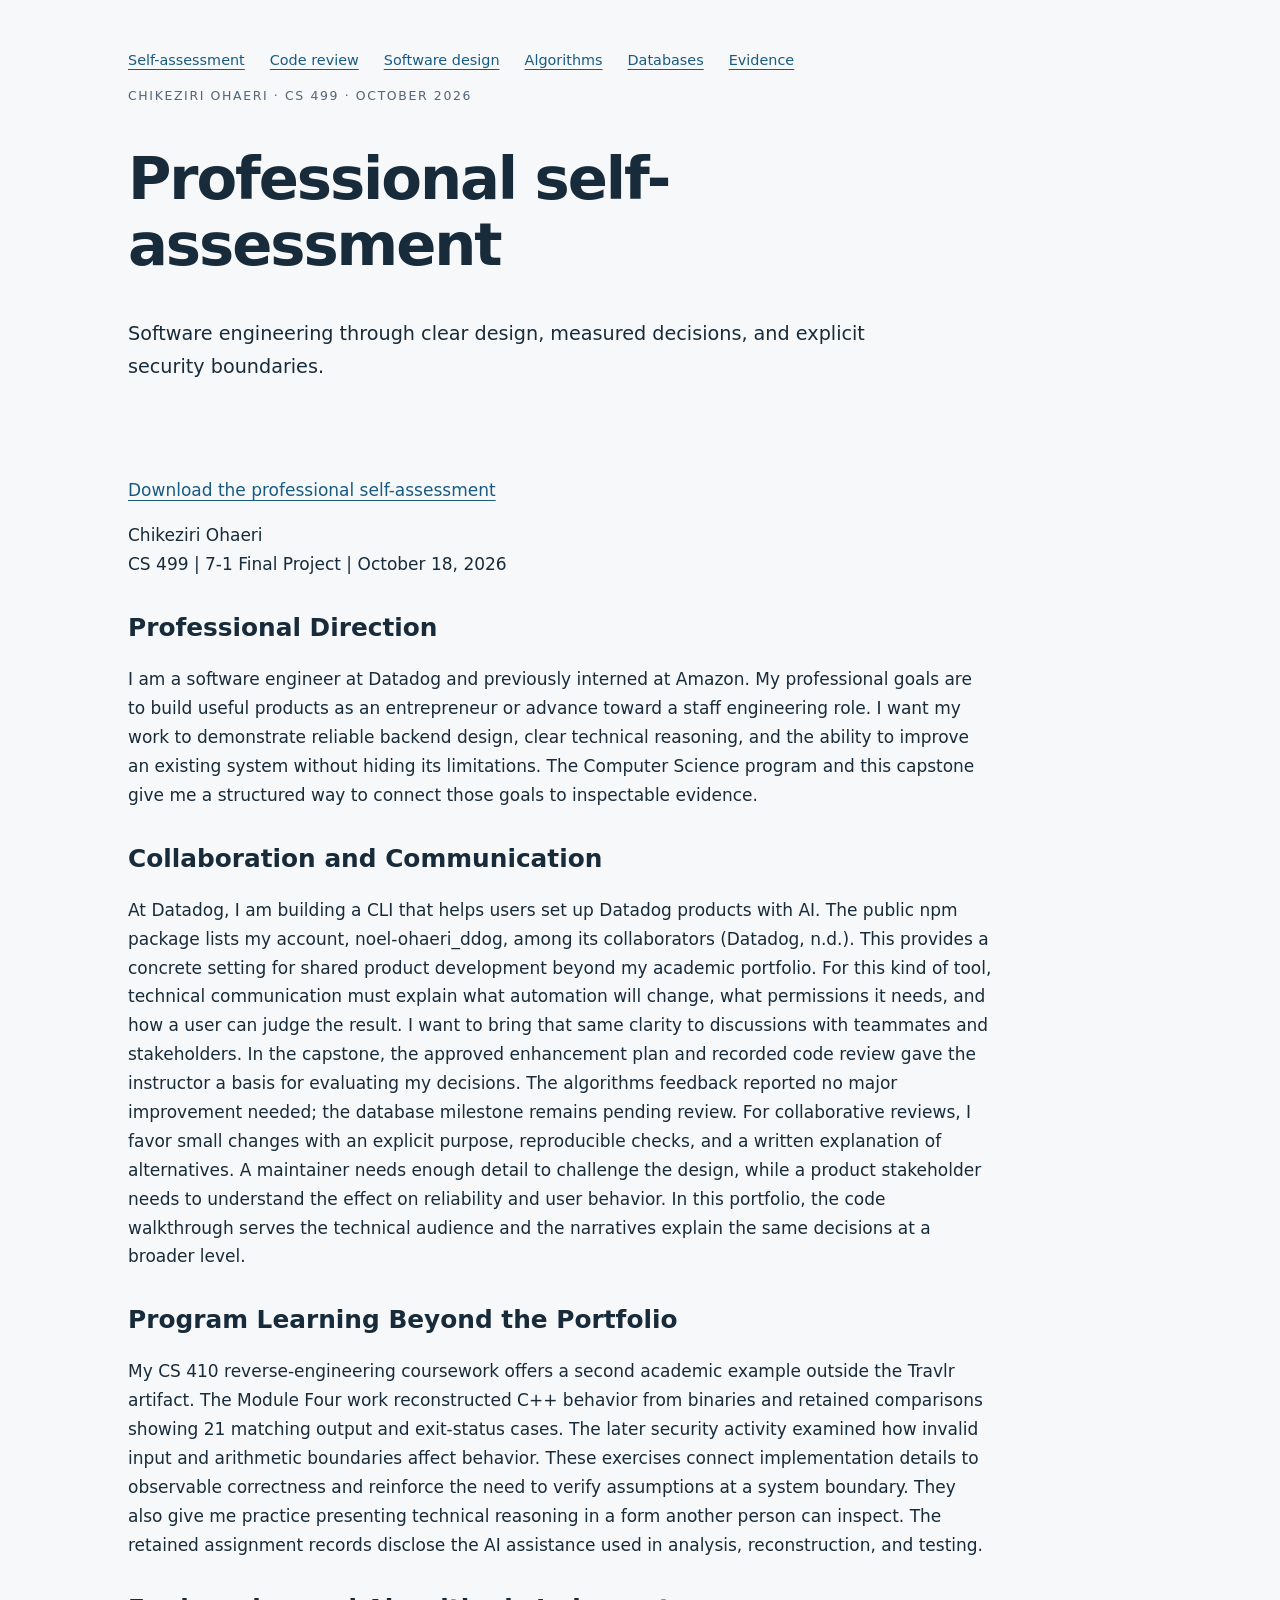
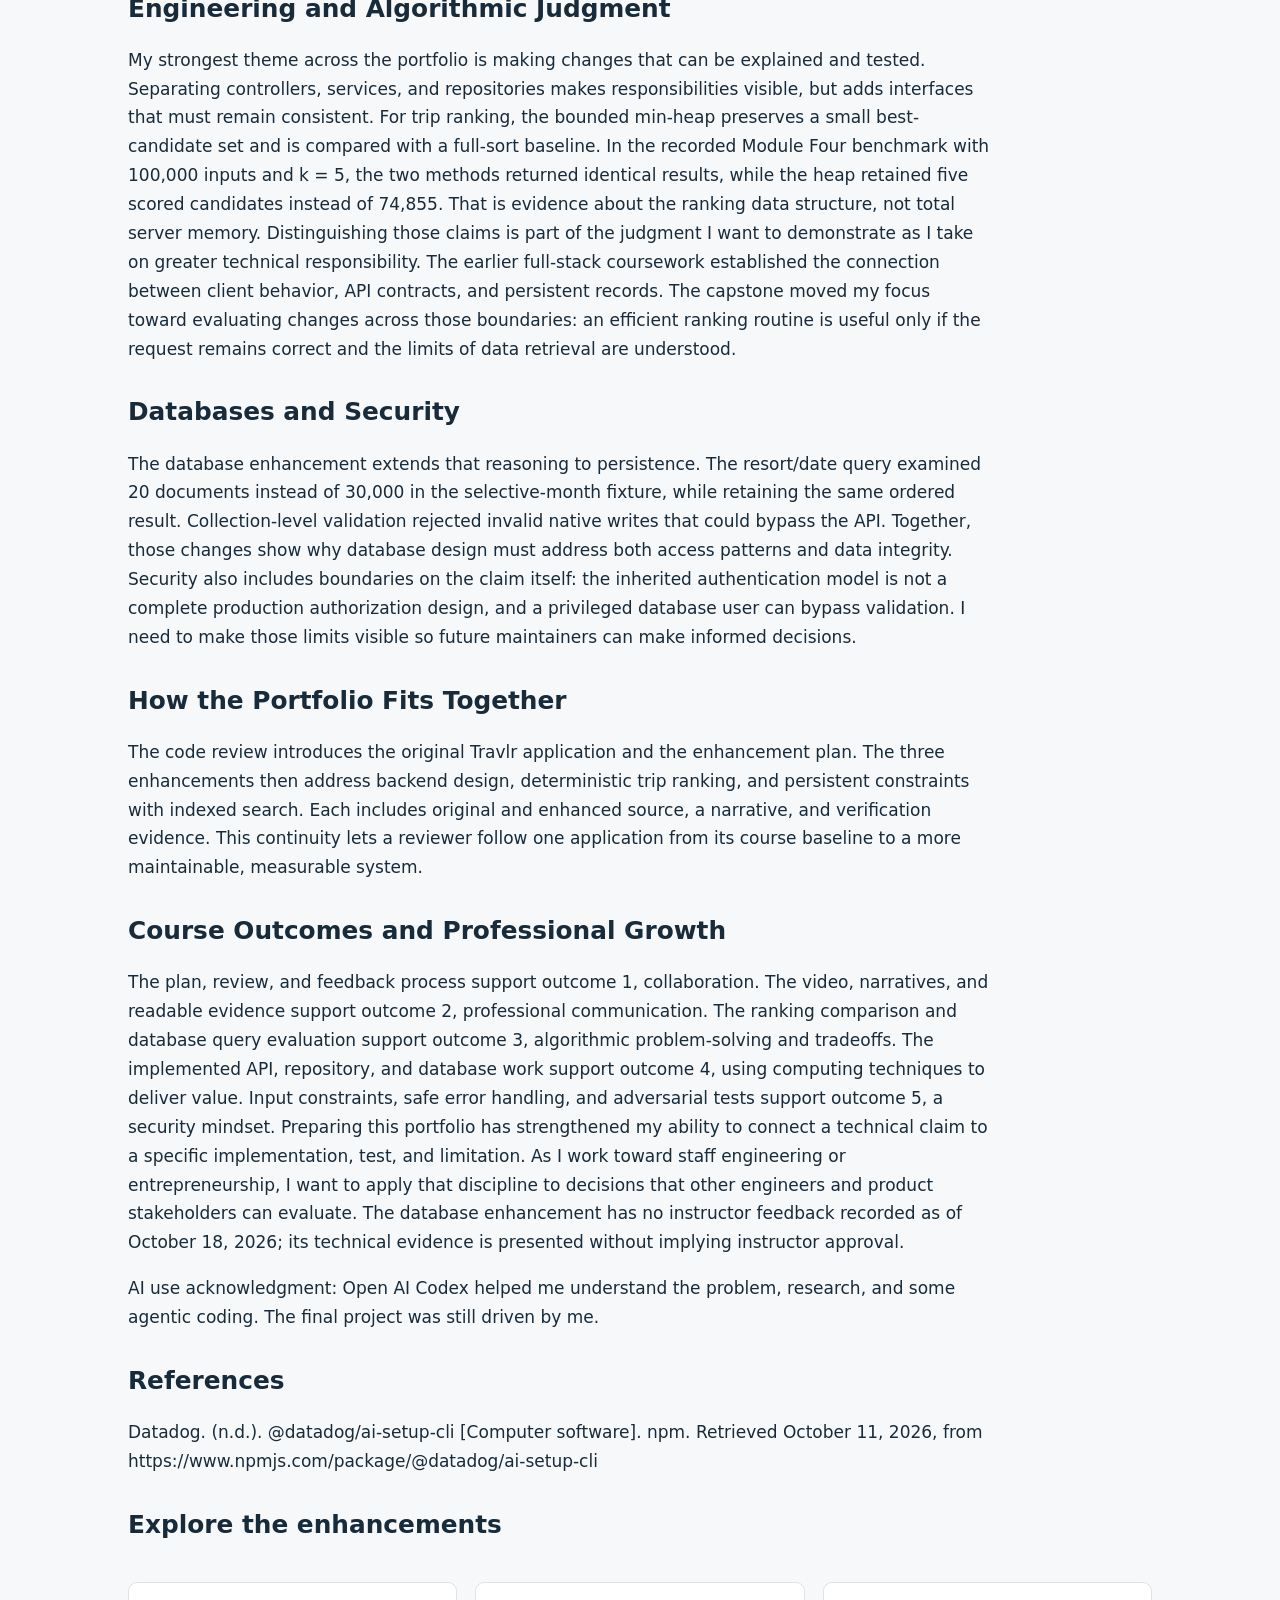
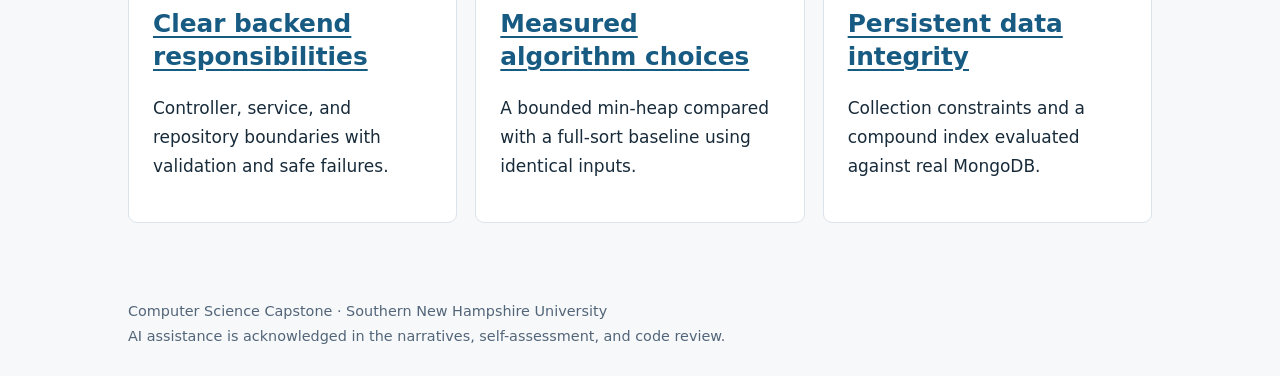
<file: index.html>
<!doctype html><html lang="en"><head><meta charset="utf-8"><meta name="viewport" content="width=device-width, initial-scale=1"><meta name="description" content="Chikeziri Ohaeri computer science capstone portfolio"><title>Professional self-assessment | Chikeziri Ohaeri</title><link rel="stylesheet" href="style.css"></head><body><a class="skip" href="#main">Skip to content</a><header><nav aria-label="Portfolio"><a href="index.html">Self-assessment</a><a href="code-review/index.html">Code review</a><a href="software-design/index.html">Software design</a><a href="algorithms/index.html">Algorithms</a><a href="databases/index.html">Databases</a><a href="evidence.html">Evidence</a></nav><p class="eyebrow">Chikeziri Ohaeri · CS 499 · October 2026</p><h1>Professional self-assessment</h1><p class="intro">Software engineering through clear design, measured decisions, and explicit security boundaries.</p></header><main id="main"><p><a href="Professional Self Assessment.docx">Download the professional self-assessment</a></p><article><p>Chikeziri Ohaeri<br>CS 499 | 7-1 Final Project | October 18, 2026</p>
<h2>Professional Direction</h2>
<p>I am a software engineer at Datadog and previously interned at Amazon. My professional goals are to build useful products as an entrepreneur or advance toward a staff engineering role. I want my work to demonstrate reliable backend design, clear technical reasoning, and the ability to improve an existing system without hiding its limitations. The Computer Science program and this capstone give me a structured way to connect those goals to inspectable evidence.</p>
<h2>Collaboration and Communication</h2>
<p>At Datadog, I am building a CLI that helps users set up Datadog products with AI. The public npm package lists my account, noel-ohaeri_ddog, among its collaborators (Datadog, n.d.). This provides a concrete setting for shared product development beyond my academic portfolio. For this kind of tool, technical communication must explain what automation will change, what permissions it needs, and how a user can judge the result. I want to bring that same clarity to discussions with teammates and stakeholders. In the capstone, the approved enhancement plan and recorded code review gave the instructor a basis for evaluating my decisions. The algorithms feedback reported no major improvement needed; the database milestone remains pending review. For collaborative reviews, I favor small changes with an explicit purpose, reproducible checks, and a written explanation of alternatives. A maintainer needs enough detail to challenge the design, while a product stakeholder needs to understand the effect on reliability and user behavior. In this portfolio, the code walkthrough serves the technical audience and the narratives explain the same decisions at a broader level.</p>
<h2>Program Learning Beyond the Portfolio</h2>
<p>My CS 410 reverse-engineering coursework offers a second academic example outside the Travlr artifact. The Module Four work reconstructed C++ behavior from binaries and retained comparisons showing 21 matching output and exit-status cases. The later security activity examined how invalid input and arithmetic boundaries affect behavior. These exercises connect implementation details to observable correctness and reinforce the need to verify assumptions at a system boundary. They also give me practice presenting technical reasoning in a form another person can inspect. The retained assignment records disclose the AI assistance used in analysis, reconstruction, and testing.</p>
<h2>Engineering and Algorithmic Judgment</h2>
<p>My strongest theme across the portfolio is making changes that can be explained and tested. Separating controllers, services, and repositories makes responsibilities visible, but adds interfaces that must remain consistent. For trip ranking, the bounded min-heap preserves a small best-candidate set and is compared with a full-sort baseline. In the recorded Module Four benchmark with 100,000 inputs and k = 5, the two methods returned identical results, while the heap retained five scored candidates instead of 74,855. That is evidence about the ranking data structure, not total server memory. Distinguishing those claims is part of the judgment I want to demonstrate as I take on greater technical responsibility. The earlier full-stack coursework established the connection between client behavior, API contracts, and persistent records. The capstone moved my focus toward evaluating changes across those boundaries: an efficient ranking routine is useful only if the request remains correct and the limits of data retrieval are understood.</p>
<h2>Databases and Security</h2>
<p>The database enhancement extends that reasoning to persistence. The resort/date query examined 20 documents instead of 30,000 in the selective-month fixture, while retaining the same ordered result. Collection-level validation rejected invalid native writes that could bypass the API. Together, those changes show why database design must address both access patterns and data integrity. Security also includes boundaries on the claim itself: the inherited authentication model is not a complete production authorization design, and a privileged database user can bypass validation. I need to make those limits visible so future maintainers can make informed decisions.</p>
<h2>How the Portfolio Fits Together</h2>
<p>The code review introduces the original Travlr application and the enhancement plan. The three enhancements then address backend design, deterministic trip ranking, and persistent constraints with indexed search. Each includes original and enhanced source, a narrative, and verification evidence. This continuity lets a reviewer follow one application from its course baseline to a more maintainable, measurable system.</p>
<h2>Course Outcomes and Professional Growth</h2>
<p>The plan, review, and feedback process support outcome 1, collaboration. The video, narratives, and readable evidence support outcome 2, professional communication. The ranking comparison and database query evaluation support outcome 3, algorithmic problem-solving and tradeoffs. The implemented API, repository, and database work support outcome 4, using computing techniques to deliver value. Input constraints, safe error handling, and adversarial tests support outcome 5, a security mindset. Preparing this portfolio has strengthened my ability to connect a technical claim to a specific implementation, test, and limitation. As I work toward staff engineering or entrepreneurship, I want to apply that discipline to decisions that other engineers and product stakeholders can evaluate. The database enhancement has no instructor feedback recorded as of October 18, 2026; its technical evidence is presented without implying instructor approval.</p>
<p>AI use acknowledgment: Open AI Codex helped me understand the problem, research, and some agentic coding. The final project was still driven by me.</p>
<h2>References</h2>
<p>Datadog. (n.d.). @datadog/ai-setup-cli [Computer software]. npm. Retrieved October 11, 2026, from https://www.npmjs.com/package/@datadog/ai-setup-cli</p></article><h2>Explore the enhancements</h2><div class="cards"><section class="card"><h2><a href="software-design/index.html">Clear backend responsibilities</a></h2><p>Controller, service, and repository boundaries with validation and safe failures.</p></section><section class="card"><h2><a href="algorithms/index.html">Measured algorithm choices</a></h2><p>A bounded min-heap compared with a full-sort baseline using identical inputs.</p></section><section class="card"><h2><a href="databases/index.html">Persistent data integrity</a></h2><p>Collection constraints and a compound index evaluated against real MongoDB.</p></section></div></main><footer>Computer Science Capstone · Southern New Hampshire University<br>AI assistance is acknowledged in the narratives, self-assessment, and code review.</footer></body></html>
</file>
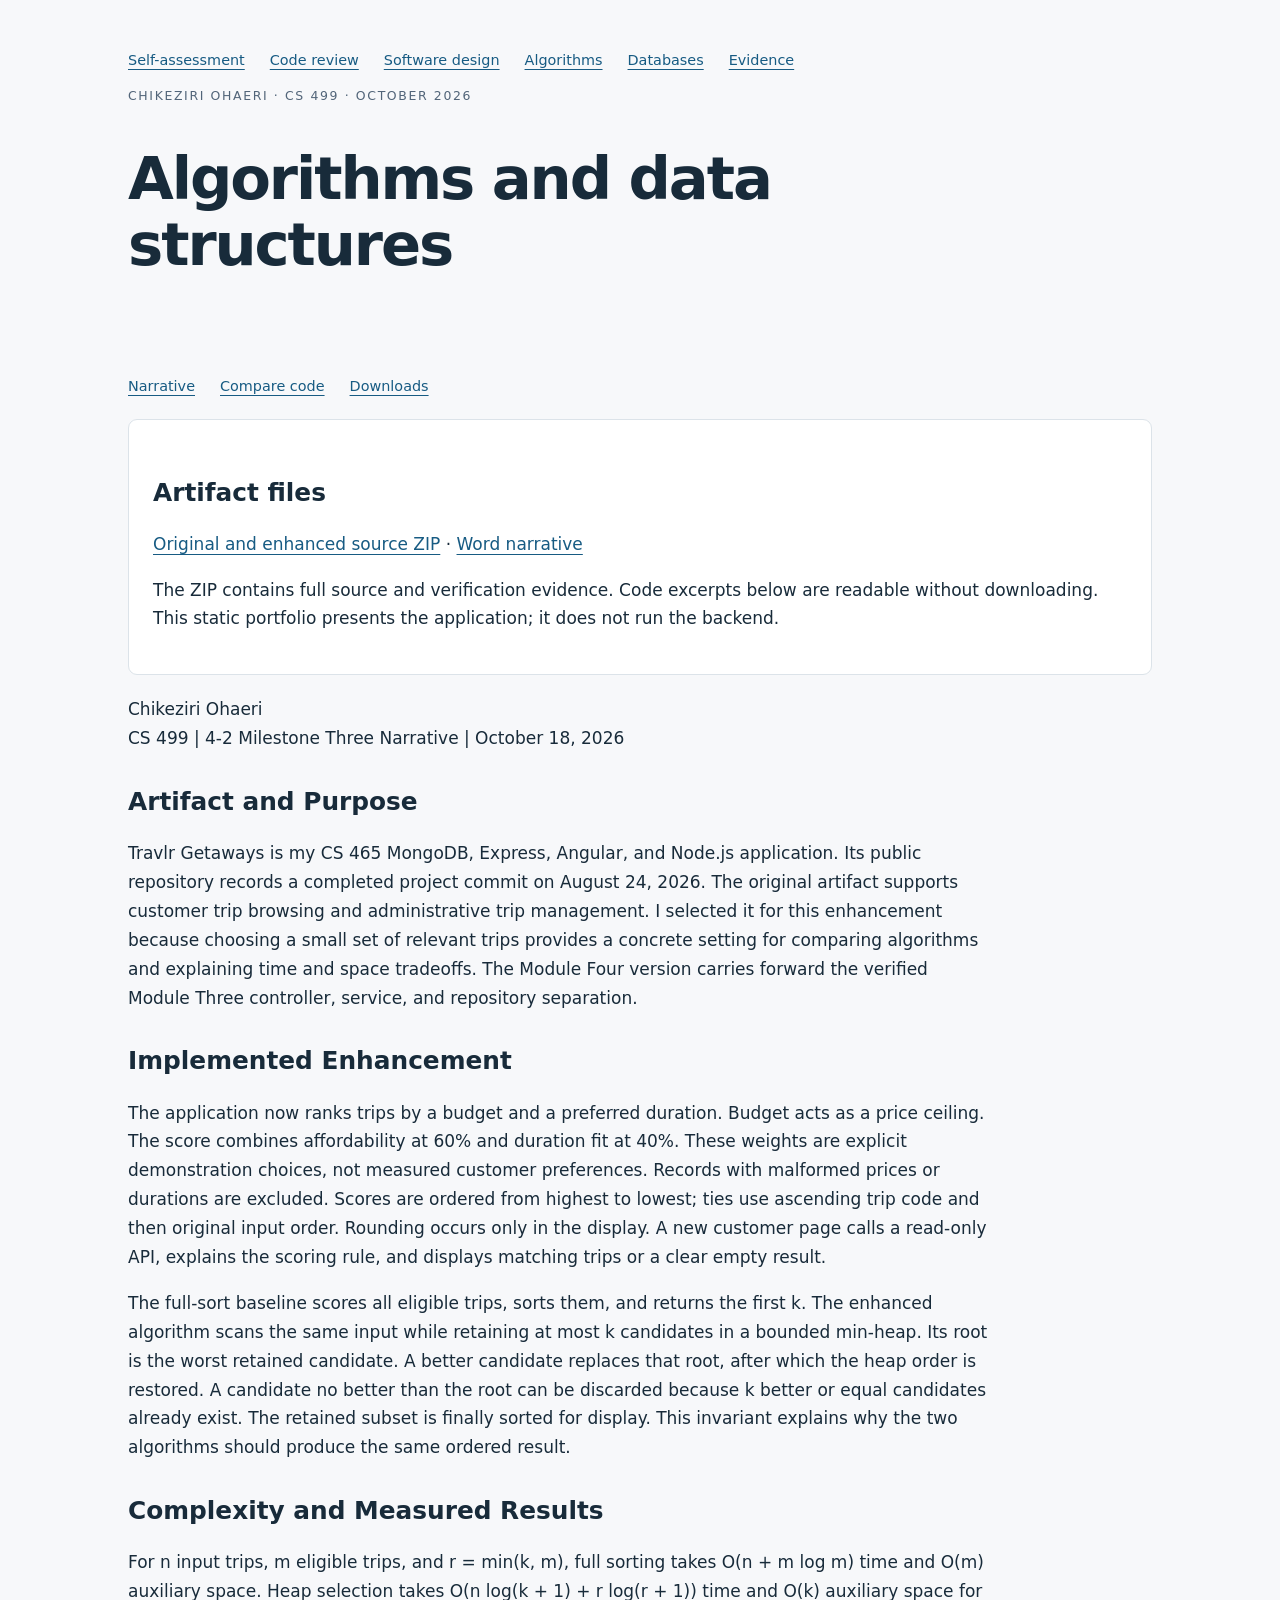
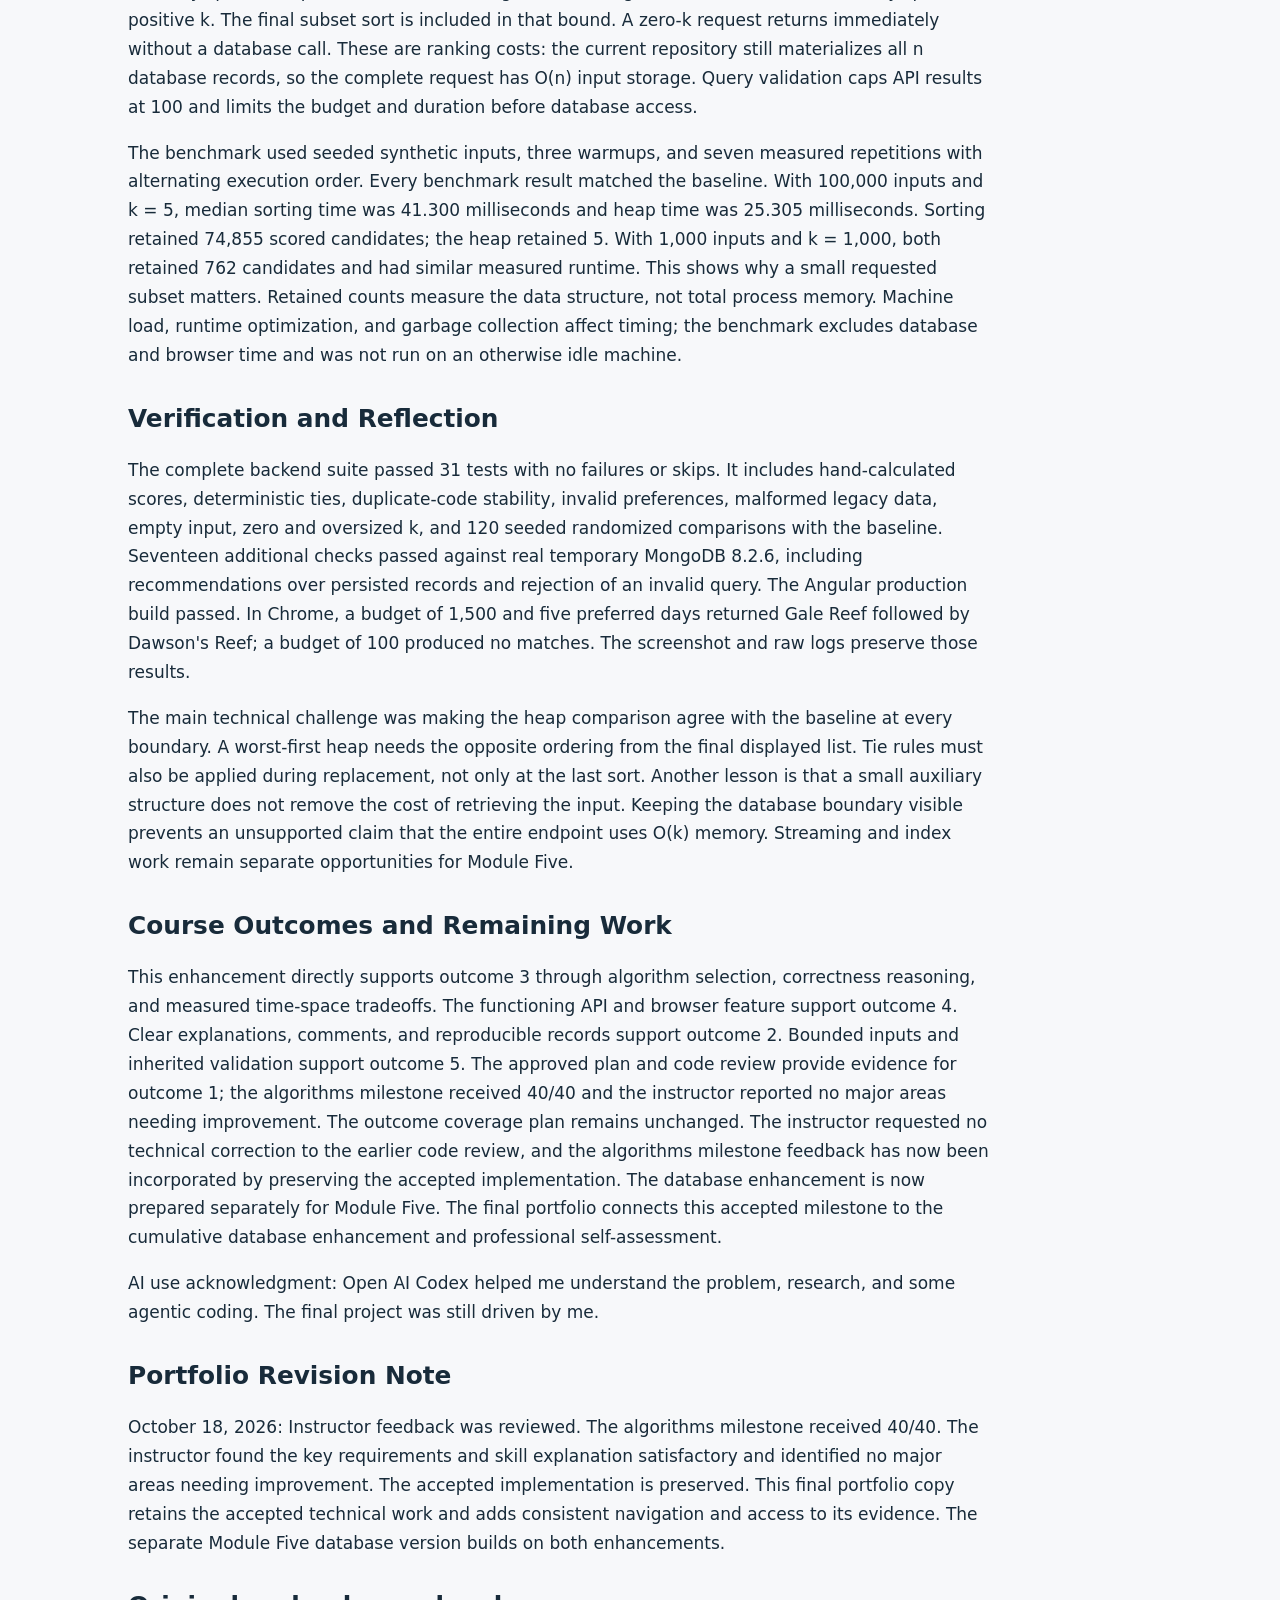
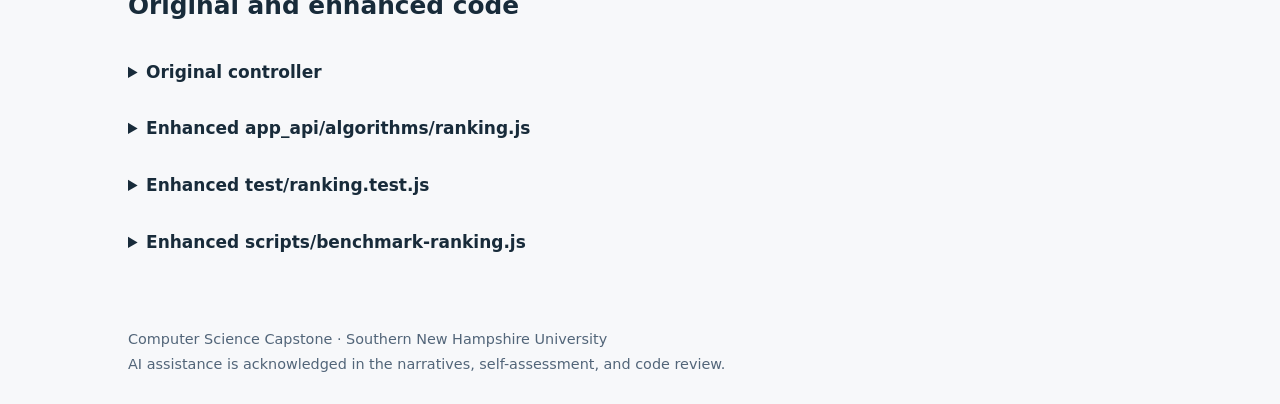
<file: algorithms/index.html>
<!doctype html><html lang="en"><head><meta charset="utf-8"><meta name="viewport" content="width=device-width, initial-scale=1"><meta name="description" content="Chikeziri Ohaeri computer science capstone portfolio"><title>Algorithms and data structures | Chikeziri Ohaeri</title><link rel="stylesheet" href="../style.css"></head><body><a class="skip" href="#main">Skip to content</a><header><nav aria-label="Portfolio"><a href="../index.html">Self-assessment</a><a href="../code-review/index.html">Code review</a><a href="../software-design/index.html">Software design</a><a href="../algorithms/index.html">Algorithms</a><a href="../databases/index.html">Databases</a><a href="../evidence.html">Evidence</a></nav><p class="eyebrow">Chikeziri Ohaeri · CS 499 · October 2026</p><h1>Algorithms and data structures</h1><p class="intro"></p></header><main id="main"><nav aria-label="Page sections"><a href="#narrative">Narrative</a><a href="#source">Compare code</a><a href="#downloads">Downloads</a></nav><section class="downloads" id="downloads"><h2>Artifact files</h2><p><a href="downloads/4-2 Algorithms Artifact.zip">Original and enhanced source ZIP</a> · <a href="Algorithms Narrative.docx">Word narrative</a></p><p>The ZIP contains full source and verification evidence. Code excerpts below are readable without downloading. This static portfolio presents the application; it does not run the backend.</p></section><article id="narrative"><p>Chikeziri Ohaeri<br>CS 499 | 4-2 Milestone Three Narrative | October 18, 2026</p>
<h2>Artifact and Purpose</h2>
<p>Travlr Getaways is my CS 465 MongoDB, Express, Angular, and Node.js application. Its public repository records a completed project commit on August 24, 2026. The original artifact supports customer trip browsing and administrative trip management. I selected it for this enhancement because choosing a small set of relevant trips provides a concrete setting for comparing algorithms and explaining time and space tradeoffs. The Module Four version carries forward the verified Module Three controller, service, and repository separation.</p>
<h2>Implemented Enhancement</h2>
<p>The application now ranks trips by a budget and a preferred duration. Budget acts as a price ceiling. The score combines affordability at 60% and duration fit at 40%. These weights are explicit demonstration choices, not measured customer preferences. Records with malformed prices or durations are excluded. Scores are ordered from highest to lowest; ties use ascending trip code and then original input order. Rounding occurs only in the display. A new customer page calls a read-only API, explains the scoring rule, and displays matching trips or a clear empty result.</p>
<p>The full-sort baseline scores all eligible trips, sorts them, and returns the first k. The enhanced algorithm scans the same input while retaining at most k candidates in a bounded min-heap. Its root is the worst retained candidate. A better candidate replaces that root, after which the heap order is restored. A candidate no better than the root can be discarded because k better or equal candidates already exist. The retained subset is finally sorted for display. This invariant explains why the two algorithms should produce the same ordered result.</p>
<h2>Complexity and Measured Results</h2>
<p>For n input trips, m eligible trips, and r = min(k, m), full sorting takes O(n + m log m) time and O(m) auxiliary space. Heap selection takes O(n log(k + 1) + r log(r + 1)) time and O(k) auxiliary space for positive k. The final subset sort is included in that bound. A zero-k request returns immediately without a database call. These are ranking costs: the current repository still materializes all n database records, so the complete request has O(n) input storage. Query validation caps API results at 100 and limits the budget and duration before database access.</p>
<p>The benchmark used seeded synthetic inputs, three warmups, and seven measured repetitions with alternating execution order. Every benchmark result matched the baseline. With 100,000 inputs and k = 5, median sorting time was 41.300 milliseconds and heap time was 25.305 milliseconds. Sorting retained 74,855 scored candidates; the heap retained 5. With 1,000 inputs and k = 1,000, both retained 762 candidates and had similar measured runtime. This shows why a small requested subset matters. Retained counts measure the data structure, not total process memory. Machine load, runtime optimization, and garbage collection affect timing; the benchmark excludes database and browser time and was not run on an otherwise idle machine.</p>
<h2>Verification and Reflection</h2>
<p>The complete backend suite passed 31 tests with no failures or skips. It includes hand-calculated scores, deterministic ties, duplicate-code stability, invalid preferences, malformed legacy data, empty input, zero and oversized k, and 120 seeded randomized comparisons with the baseline. Seventeen additional checks passed against real temporary MongoDB 8.2.6, including recommendations over persisted records and rejection of an invalid query. The Angular production build passed. In Chrome, a budget of 1,500 and five preferred days returned Gale Reef followed by Dawson&#x27;s Reef; a budget of 100 produced no matches. The screenshot and raw logs preserve those results.</p>
<p>The main technical challenge was making the heap comparison agree with the baseline at every boundary. A worst-first heap needs the opposite ordering from the final displayed list. Tie rules must also be applied during replacement, not only at the last sort. Another lesson is that a small auxiliary structure does not remove the cost of retrieving the input. Keeping the database boundary visible prevents an unsupported claim that the entire endpoint uses O(k) memory. Streaming and index work remain separate opportunities for Module Five.</p>
<h2>Course Outcomes and Remaining Work</h2>
<p>This enhancement directly supports outcome 3 through algorithm selection, correctness reasoning, and measured time-space tradeoffs. The functioning API and browser feature support outcome 4. Clear explanations, comments, and reproducible records support outcome 2. Bounded inputs and inherited validation support outcome 5. The approved plan and code review provide evidence for outcome 1; the algorithms milestone received 40/40 and the instructor reported no major areas needing improvement. The outcome coverage plan remains unchanged. The instructor requested no technical correction to the earlier code review, and the algorithms milestone feedback has now been incorporated by preserving the accepted implementation. The database enhancement is now prepared separately for Module Five. The final portfolio connects this accepted milestone to the cumulative database enhancement and professional self-assessment.</p>
<p>AI use acknowledgment: Open AI Codex helped me understand the problem, research, and some agentic coding. The final project was still driven by me.</p>
<h2>Portfolio Revision Note</h2>
<p>October 18, 2026: Instructor feedback was reviewed. The algorithms milestone received 40/40. The instructor found the key requirements and skill explanation satisfactory and identified no major areas needing improvement. The accepted implementation is preserved. This final portfolio copy retains the accepted technical work and adds consistent navigation and access to its evidence. The separate Module Five database version builds on both enhancements.</p></article><section id="source"><h2>Original and enhanced code</h2><details><summary>Original controller</summary><pre><code>const Trip = require(&#x27;../models/travlr&#x27;);

const tripFields = [
  &#x27;code&#x27;,
  &#x27;name&#x27;,
  &#x27;length&#x27;,
  &#x27;start&#x27;,
  &#x27;resort&#x27;,
  &#x27;perPerson&#x27;,
  &#x27;image&#x27;,
  &#x27;description&#x27;,
];

function tripPayload(body = {}) {
  return tripFields.reduce((payload, field) =&gt; {
    if (body[field] !== undefined) {
      payload[field] = body[field];
    }
    return payload;
  }, {});
}

function requiredFieldsMissing(payload) {
  return tripFields.filter((field) =&gt; (
    payload[field] === undefined
    || payload[field] === null
    || (typeof payload[field] === &#x27;string&#x27; &amp;&amp; payload[field].trim() === &#x27;&#x27;)
  ));
}

function databaseError(res, error, action) {
  if (error?.name === &#x27;ValidationError&#x27; || error?.name === &#x27;CastError&#x27;) {
    return res.status(400).json({ message: &#x27;Invalid trip data&#x27;, details: error.message });
  }

  if (error?.code === 11000) {
    return res.status(409).json({ message: &#x27;A trip with that code already exists&#x27; });
  }

  return res.status(500).json({ message: `Unable to ${action} trip` });
}

function createTripsController(TripModel) {
  async function tripsList(req, res) {
    try {
      const trips = await TripModel.find({});

      if (trips.length === 0) {
        return res.status(404).json({ message: &#x27;No trips found&#x27; });
      }

      return res.status(200).json(trips);
    } catch (error) {
      return res.status(500).json({ message: &#x27;Unable to retrieve trips&#x27; });
    }
  }

  async function tripsFindByCode(req, res) {
    const tripCode = req.params?.tripCode?.trim();

    if (!tripCode) {
      return res.status(400).json({ message: &#x27;Trip code is required&#x27; });
    }

    try {
      const trip = await TripModel.findOne({ code: tripCode });

      if (!trip) {
        return res.status(404).json({ message: `Trip ${tripCode} not found` });
      }

      return res.status(200).json(trip);
    } catch (error) {
      return res.status(500).json({ message: &#x27;Unable to retrieve trip&#x27; });
    }
  }

  async function tripsAddTrip(req, res) {
    const payload = tripPayload(req.body);
    const missingFields = requiredFieldsMissing(payload);

    if (missingFields.length &gt; 0) {
      return res.status(400).json({
        message: `Missing required trip fields: ${missingFields.join(&#x27;, &#x27;)}`,
      });
    }

    try {
      const trip = await TripModel.create(payload);
      return res.status(201).json(trip);
    } catch (error) {
      return databaseError(res, error, &#x27;create&#x27;);
    }
  }

  async function tripsUpdateTrip(req, res) {
    const tripCode = req.params?.tripCode?.trim();

    if (!tripCode) {
      return res.status(400).json({ message: &#x27;Trip code is required&#x27; });
    }

    const payload = tripPayload(req.body);
    const missingFields = requiredFieldsMissing(payload);

    if (missingFields.length &gt; 0) {
      return res.status(400).json({
        message: `Missing required trip fields: ${missingFields.join(&#x27;, &#x27;)}`,
      });
    }

    try {
      const trip = await TripModel.findOneAndUpdate(
        { code: tripCode },
        payload,
        { returnDocument: &#x27;after&#x27;, runValidators: true },
      );

      if (!trip) {
        return res.status(404).json({ message: `Trip ${tripCode} not found` });
      }

      return res.status(200).json(trip);
    } catch (error) {
      return databaseError(res, error, &#x27;update&#x27;);
    }
  }

  async function tripsDeleteTrip(req, res) {
    const tripCode = req.params?.tripCode?.trim();

    if (!tripCode) {
      return res.status(400).json({ message: &#x27;Trip code is required&#x27; });
    }

    try {
      const trip = await TripModel.findOneAndDelete({ code: tripCode });

      if (!trip) {
        return res.status(404).json({ message: `Trip ${tripCode} not found` });
      }

      return res.status(200).json({ message: `Trip ${tripCode} deleted` });
    } catch (error) {
      return databaseError(res, error, &#x27;delete&#x27;);
    }
  }

  return {
    tripsList,
    tripsFindByCode,
    tripsAddTrip,
    tripsUpdateTrip,
    tripsDeleteTrip,
  };
}

module.exports = {
  ...createTripsController(Trip),
  createTripsController,
};
</code></pre></details><details><summary>Enhanced app_api/algorithms/ranking.js</summary><pre><code>/** Chikeziri Ohaeri | CS 499 Module 4 | 2026-09-27 | AI-assisted.
 * Rank eligible trips by affordability (60%) and duration fit (40%).
 * Larger scores win; ties use ascending code, then original input order.
 * The heap keeps the WORST retained candidate at its root for replacement.
 * For n inputs, m eligible and r=min(k,m): sort O(n+m log m), O(m) space;
 * heap O(n log(k+1)+r log(r+1)), O(k) auxiliary space, excluding input.
 * Database list materialization still takes O(n) memory outside this module.
 */
const { ApiError } = require(&#x27;../errors/api-error&#x27;);
function preferences(query) {
  const bad = () =&gt; { throw new ApiError(400, &#x27;INVALID_PREFERENCES&#x27;, &#x27;Use budget &gt; 0 and &lt;= 1000000, days 1-366, and k 0-100; no other parameters.&#x27;); };
  if (!query || Object.keys(query).some(key =&gt; ![&#x27;budget&#x27;,&#x27;days&#x27;,&#x27;k&#x27;].includes(key))) bad();
  const raw = { budget: query.budget, days: query.days, k: query.k ?? &#x27;5&#x27; };
  for (const value of Object.values(raw)) if (typeof value !== &#x27;string&#x27; || !/^\d+(?:\.\d{1,2})?$/.test(value)) bad();
  const result = Object.fromEntries(Object.entries(raw).map(([key,value])=&gt;[key,Number(value)]));
  if (!(result.budget &gt; 0 &amp;&amp; result.budget &lt;= 1e6) || !Number.isInteger(result.days) || result.days &lt; 1 || result.days &gt; 366 || !Number.isInteger(result.k) || result.k &lt; 0 || result.k &gt; 100) bad();
  return result;
}
function validOptions({budget,days,k}) {
  if (!Number.isFinite(budget) || budget &lt;= 0 || !Number.isInteger(days) || days &lt; 1 || !Number.isInteger(k) || k &lt; 0) throw new RangeError(&#x27;Invalid ranking options&#x27;);
}
function candidate(trip,index,{budget,days}) {
  if (!trip || typeof trip.code !== &#x27;string&#x27; || !/^[A-Za-z0-9_-]{1,40}$/.test(trip.code)) return null;
  const price = String(trip.perPerson ?? &#x27;&#x27;);
  const duration = /^(\d+) nights?\s*\/\s*(\d+) days?$/.exec(String(trip.length ?? &#x27;&#x27;));
  if (!/^\d+(?:\.\d{1,2})?$/.test(price) || !duration) return null;
  const cost = Number(price), nights = Number(duration[1]), actualDays = Number(duration[2]);
  if (!Number.isFinite(cost) || cost &gt; budget || actualDays &lt; 1 || actualDays &gt; 366 || nights !== actualDays-1) return null;
  const score = 0.6*(1-cost/budget)+0.4*(1-Math.abs(actualDays-days)/Math.max(actualDays,days));
  return {trip,score,index};
}
// Negative means a is better than b. No rounding before ordering.
function compare(a,b) { return b.score-a.score || (a.trip.code &lt; b.trip.code ? -1 : a.trip.code &gt; b.trip.code ? 1 : 0) || a.index-b.index; }
function result(items,stats) { return {results:items.map(({trip,score})=&gt;({trip,score})),stats}; }
function rankSort(trips,options) {
  validOptions(options);
  const stats={examined:0,eligible:0,maxRetained:0,comparisons:0};
  if (!options.k) return result([],stats);
  const scored=[];
  for (const trip of trips) { const c=candidate(trip,stats.examined++,options); if(c) scored.push(c); }
  stats.eligible=stats.maxRetained=scored.length;
  scored.sort((a,b)=&gt;{stats.comparisons++;return compare(a,b);});
  return result(scored.slice(0,options.k),stats);
}
function rankHeap(trips,options) {
  validOptions(options);
  const stats={examined:0,eligible:0,maxRetained:0,comparisons:0};
  if (!options.k) return result([],stats);
  const heap=[];
  const cmp=(a,b)=&gt;{stats.comparisons++;return compare(a,b);};
  for (const trip of trips) {
    const c=candidate(trip,stats.examined++,options);
    if(!c) continue;
    stats.eligible++;
    if(heap.length &lt; options.k) {
      heap.push(c); let i=heap.length-1;
      while(i&gt;0) { const parent=(i-1)&gt;&gt;1; if(cmp(heap[i],heap[parent])&lt;=0) break; [heap[i],heap[parent]]=[heap[parent],heap[i]]; i=parent; }
      stats.maxRetained=Math.max(stats.maxRetained,heap.length);
    } else if(cmp(c,heap[0])&lt;0) {
      heap[0]=c; let i=0;
      while(true) {
        const left=2*i+1, right=left+1; let worst=i;
        if(left&lt;heap.length &amp;&amp; cmp(heap[left],heap[worst])&gt;0) worst=left;
        if(right&lt;heap.length &amp;&amp; cmp(heap[right],heap[worst])&gt;0) worst=right;
        if(worst===i) break;
        [heap[i],heap[worst]]=[heap[worst],heap[i]]; i=worst;
      }
    }
  }
  heap.sort(cmp); // The retained subset must also be returned in best-first order.
  return result(heap,stats);
}
module.exports={preferences,rankSort,rankHeap};
</code></pre></details><details><summary>Enhanced test/ranking.test.js</summary><pre><code>/** AI-assisted behavioral checks, Chikeziri Ohaeri, CS 499, 2026-09-27. */
const test=require(&#x27;node:test&#x27;), assert=require(&#x27;node:assert/strict&#x27;);
const {preferences,rankSort,rankHeap}=require(&#x27;../app_api/algorithms/ranking&#x27;);
const {createTripsService}=require(&#x27;../app_api/services/trips&#x27;);
const trip=(code,price=500,days=5)=&gt;({code,name:code,perPerson:String(price),length:`${days-1} nights / ${days} days`});
const opts={budget:1000,days:5,k:2};
test(&#x27;known score, budget exclusion, exact ranking and unchanged input&#x27;,()=&gt;{
 const input=[trip(&#x27;B&#x27;,500),trip(&#x27;A&#x27;,100),trip(&#x27;C&#x27;,1200),trip(&#x27;D&#x27;,0,10)]; const saved=JSON.stringify(input);
 for(const fn of [rankSort,rankHeap]) {const out=fn(input,opts);assert.deepEqual(out.results.map(x=&gt;x.trip.code),[&#x27;A&#x27;,&#x27;D&#x27;]);assert.ok(Math.abs(out.results[0].score-.94)&lt;1e-12);assert.equal(out.stats.eligible,3);}
 assert.equal(JSON.stringify(input),saved);
});
test(&#x27;ties are deterministic by code and stable input order for duplicate codes&#x27;,()=&gt;{
 const input=[trip(&#x27;B&#x27;),{...trip(&#x27;A&#x27;),name:&#x27;first&#x27;}, {...trip(&#x27;A&#x27;),name:&#x27;second&#x27;},trip(&#x27;C&#x27;)];
 for(const fn of [rankSort,rankHeap]) assert.deepEqual(fn(input,opts).results.map(x=&gt;x.trip.name),[&#x27;first&#x27;,&#x27;second&#x27;]);
 assert.deepEqual(rankHeap([trip(&#x27;Z&#x27;),trip(&#x27;A&#x27;),trip(&#x27;B&#x27;)],opts).results.map(x=&gt;x.trip.code),[&#x27;A&#x27;,&#x27;B&#x27;]);
});
test(&#x27;empty input, zero k, oversized k, malformed legacy records and boundaries&#x27;,()=&gt;{
 const input=[trip(&#x27;A&#x27;,0,1),trip(&#x27;B&#x27;,1000,366),trip(&#x27;C&#x27;,-1),trip(&#x27;D&#x27;,1,0),{...trip(&#x27;E&#x27;),length:&#x27;4 nights / 7 days&#x27;},null,trip(&#x27;bad code&#x27;),{...trip(&#x27;F&#x27;),perPerson:&#x27;1e2&#x27;}];
 for(const fn of [rankSort,rankHeap]) {assert.equal(fn([],opts).results.length,0);assert.equal(fn(input,{...opts,k:0}).results.length,0);assert.deepEqual(fn(input,{...opts,k:20}).results.map(x=&gt;x.trip.code),[&#x27;A&#x27;,&#x27;B&#x27;]);assert.throws(()=&gt;fn(input,{...opts,k:-1}),RangeError);}
});
test(&#x27;query validation rejects arrays, operators, unknown keys and unbounded values&#x27;,()=&gt;{
 assert.deepEqual(preferences({budget:&#x27;1000.25&#x27;,days:&#x27;5&#x27;}),{budget:1000.25,days:5,k:5});
 assert.equal(preferences({budget:&#x27;1&#x27;,days:&#x27;1&#x27;,k:&#x27;0&#x27;}).k,0);
 for(const query of [{budget:&#x27;0&#x27;,days:&#x27;5&#x27;},{budget:&#x27;100&#x27;,days:&#x27;1.5&#x27;},{budget:&#x27;100&#x27;,days:&#x27;367&#x27;},{budget:&#x27;100&#x27;,days:&#x27;5&#x27;,k:&#x27;101&#x27;},{budget:[&#x27;100&#x27;],days:&#x27;5&#x27;},{budget:{$gt:0},days:&#x27;5&#x27;},{budget:&#x27;1e3&#x27;,days:&#x27;5&#x27;},{budget:&#x27;100&#x27;,days:&#x27;5&#x27;,where:&#x27;x&#x27;}]) assert.throws(()=&gt;preferences(query),e=&gt;e.status===400);
});
test(&#x27;seeded randomized heap results equal sort baseline and retain no more than k&#x27;,()=&gt;{
 let seed=123456789;const random=()=&gt;{seed=(Math.imul(1664525,seed)+1013904223)&gt;&gt;&gt;0;return seed/4294967296;};
 for(let run=0;run&lt;120;run++) {
  const input=Array.from({length:Math.floor(random()*350)},(_,i)=&gt;trip(&#x27;T&#x27;+String(i%200).padStart(4,&#x27;0&#x27;),Math.floor(random()*20)*100,1+Math.floor(random()*30)));
  const options={budget:100+Math.floor(random()*2000),days:1+Math.floor(random()*30),k:Math.floor(random()*400)};
  const heap=rankHeap(input,options),sort=rankSort(input,options);assert.deepEqual(heap.results,sort.results);assert.ok(heap.stats.maxRetained&lt;=options.k);assert.equal(heap.stats.maxRetained,Math.min(options.k,heap.stats.eligible));
 }
});
test(&#x27;service rejects bad queries before I/O and handles zero k without storage&#x27;,async()=&gt;{
 let calls=0;const service=createTripsService({list:async()=&gt;{calls++;return [trip(&#x27;A&#x27;)];}});
 await assert.rejects(service.recommend({budget:&#x27;-1&#x27;,days:&#x27;5&#x27;}));
 assert.equal((await service.recommend({budget:&#x27;1000&#x27;,days:&#x27;5&#x27;,k:&#x27;0&#x27;})).results.length,0);assert.equal(calls,0);
 assert.equal((await service.recommend({budget:&#x27;1000&#x27;,days:&#x27;5&#x27;})).results[0].trip.code,&#x27;A&#x27;);assert.equal(calls,1);
});
</code></pre></details><details><summary>Enhanced scripts/benchmark-ranking.js</summary><pre><code>/** Reproducible synthetic CPU benchmark; no database/network time included.
 * Chikeziri Ohaeri, CS 499 Module 4, 2026-09-27. AI-assisted.
 */
const {rankSort,rankHeap}=require(&#x27;../app_api/algorithms/ranking&#x27;);
const {performance}=require(&#x27;node:perf_hooks&#x27;);
const assert=require(&#x27;node:assert/strict&#x27;),os=require(&#x27;node:os&#x27;),fs=require(&#x27;node:fs&#x27;);
let seed=4992026; const random=()=&gt;{seed=(Math.imul(seed,1664525)+1013904223)&gt;&gt;&gt;0;return seed/4294967296;};
const median=a=&gt;[...a].sort((x,y)=&gt;x-y)[Math.floor(a.length/2)];
const report={timestamp:new Date().toISOString(),node:process.version,platform:process.platform,cpu:os.cpus()[0].model,seed,units:&#x27;milliseconds&#x27;,repetitions:7,memoryMetric:&#x27;maximum simultaneously retained scored candidates, not process heap bytes&#x27;,cases:[]};
for(const [n,k] of [[1000,5],[10000,5],[100000,5],[100000,50],[1000,1000]]) {
 const input=Array.from({length:n},(_,i)=&gt;{const days=1+Math.floor(random()*20);return{code:&#x27;T&#x27;+String(i).padStart(6,&#x27;0&#x27;),perPerson:String(Math.floor(random()*200000)/100),length:`${days-1} nights / ${days} days`};});
 const options={budget:1500,days:7,k};
 const expected=rankSort(input,options);const checked=rankHeap(input,options);assert.deepEqual(checked.results,expected.results);
 for(let warm=0;warm&lt;3;warm++){rankSort(input,options);rankHeap(input,options);}
 const sortMs=[],heapMs=[];
 for(let run=0;run&lt;7;run++) for(const name of (run%2?[&#x27;heap&#x27;,&#x27;sort&#x27;]:[&#x27;sort&#x27;,&#x27;heap&#x27;])) {const begin=performance.now();(name===&#x27;sort&#x27;?rankSort:rankHeap)(input,options);(name===&#x27;sort&#x27;?sortMs:heapMs).push(performance.now()-begin);}
 report.cases.push({n,k,eligible:checked.stats.eligible,identicalResults:true,sortMs,heapMs,sortMedianMs:median(sortMs),heapMedianMs:median(heapMs),sortRetained:expected.stats.maxRetained,heapRetained:checked.stats.maxRetained,sortComparisons:expected.stats.comparisons,heapComparisons:checked.stats.comparisons});
}
const output=process.argv[2]||&#x27;benchmark.json&#x27;;fs.writeFileSync(output,JSON.stringify(report,null,2));console.table(report.cases.map(({n,k,sortMedianMs,heapMedianMs,sortRetained,heapRetained})=&gt;({n,k,sortMedianMs,heapMedianMs,sortRetained,heapRetained})));
</code></pre></details></section></main><footer>Computer Science Capstone · Southern New Hampshire University<br>AI assistance is acknowledged in the narratives, self-assessment, and code review.</footer></body></html>
</file>
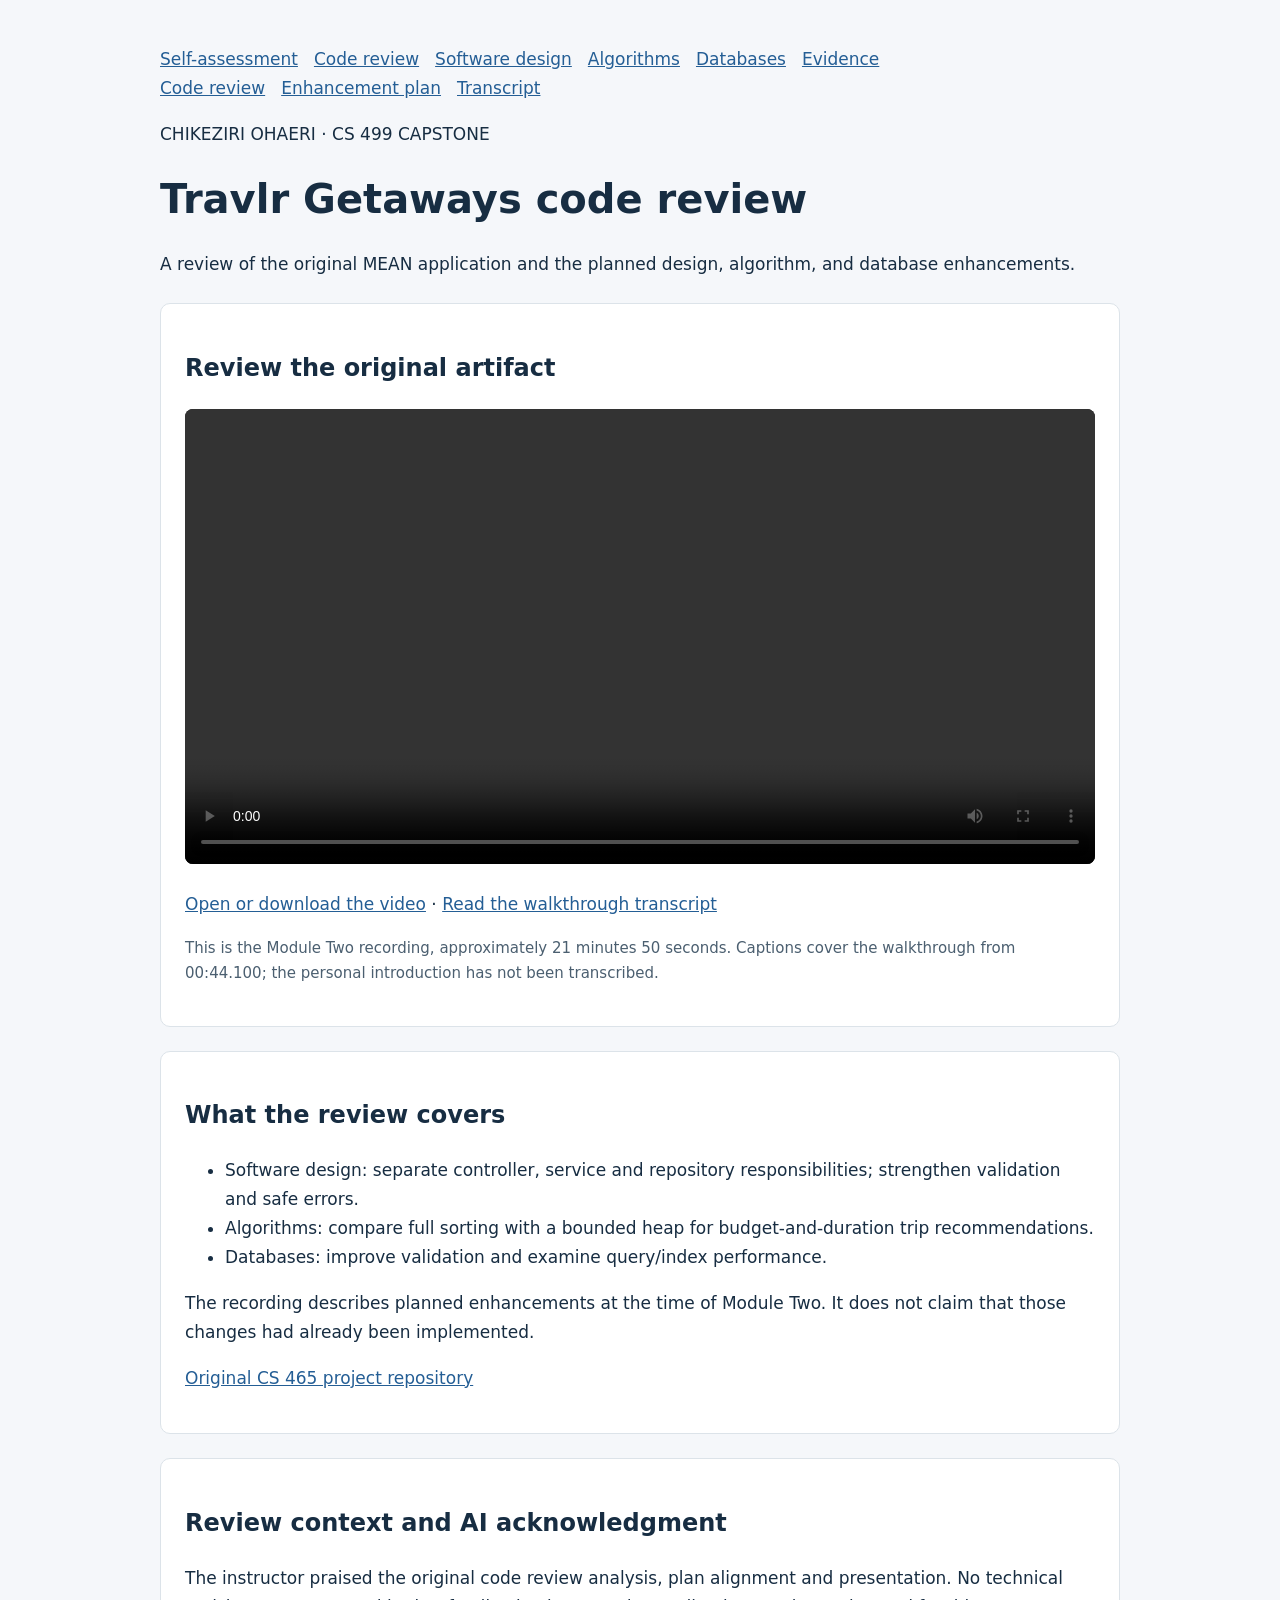
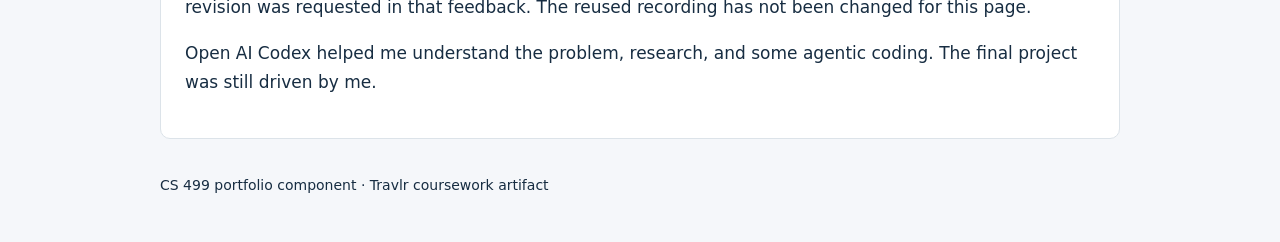
<file: code-review/index.html>
<!doctype html><html lang="en"><head><meta charset="utf-8"><meta name="viewport" content="width=device-width,initial-scale=1"><title>Travlr code review | Chikeziri Ohaeri</title><style>body{max-width:960px;margin:45px auto;padding:0 24px;background:#f5f7fa;color:#172d42;font:17px/1.7 system-ui,sans-serif}h1{font-size:40px;line-height:1.2}h2{font-size:24px}a{color:#245e95}nav{display:flex;gap:16px;flex-wrap:wrap}video{width:100%;background:#111;border-radius:8px}section{background:white;padding:24px;border:1px solid #dce3e9;border-radius:10px;margin:24px 0}.note{font-size:15px;color:#4b5f70}footer{margin:35px 0;font-size:14px}</style></head><body><main><nav aria-label="Portfolio"><a href="../index.html">Self-assessment</a><a href="../code-review/index.html">Code review</a><a href="../software-design/index.html">Software design</a><a href="../algorithms/index.html">Algorithms</a><a href="../databases/index.html">Databases</a><a href="../evidence.html">Evidence</a></nav><nav aria-label="Page sections"><a href="#review">Code review</a><a href="#plan">Enhancement plan</a><a href="transcript.html">Transcript</a></nav><p>CHIKEZIRI OHAERI · CS 499 CAPSTONE</p><h1>Travlr Getaways code review</h1><p>A review of the original MEAN application and the planned design, algorithm, and database enhancements.</p><section id="review"><h2>Review the original artifact</h2><video controls preload="metadata"><source src="assets/code-review.mp4" type="video/mp4"><track src="assets/walkthrough-captions.vtt" kind="captions" srclang="en" label="English walkthrough (from 00:44)" default>Your browser does not support embedded video.</video><p><a href="assets/code-review.mp4">Open or download the video</a> · <a href="transcript.html">Read the walkthrough transcript</a></p><p class="note">This is the Module Two recording, approximately 21 minutes 50 seconds. Captions cover the walkthrough from 00:44.100; the personal introduction has not been transcribed.</p></section><section id="plan"><h2>What the review covers</h2><ul><li>Software design: separate controller, service and repository responsibilities; strengthen validation and safe errors.</li><li>Algorithms: compare full sorting with a bounded heap for budget-and-duration trip recommendations.</li><li>Databases: improve validation and examine query/index performance.</li></ul><p>The recording describes planned enhancements at the time of Module Two. It does not claim that those changes had already been implemented.</p><p><a href="https://github.com/Damvilion/-CS-465">Original CS 465 project repository</a></p></section><section><h2>Review context and AI acknowledgment</h2><p>The instructor praised the original code review analysis, plan alignment and presentation. No technical revision was requested in that feedback. The reused recording has not been changed for this page.</p><p>Open AI Codex helped me understand the problem, research, and some agentic coding. The final project was still driven by me.</p></section><footer>CS 499 portfolio component · Travlr coursework artifact</footer></main></body></html>
</file>
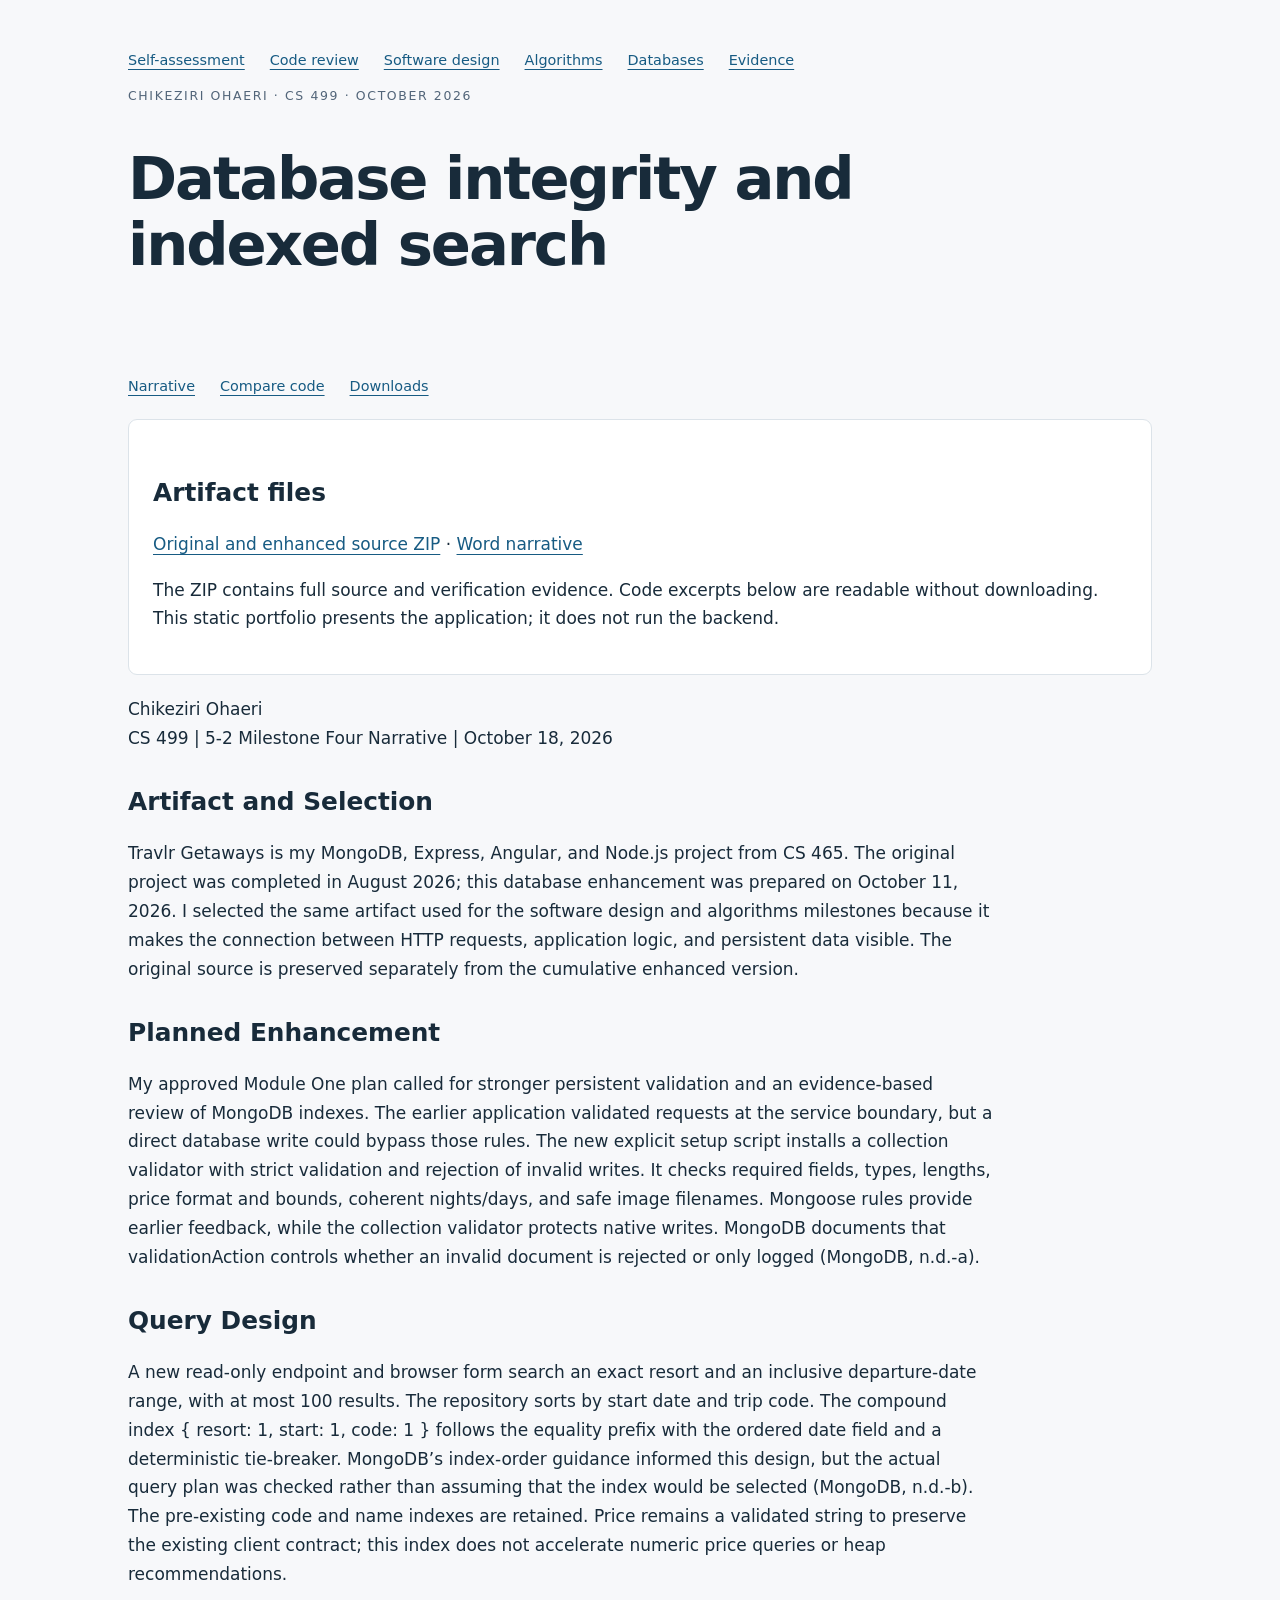
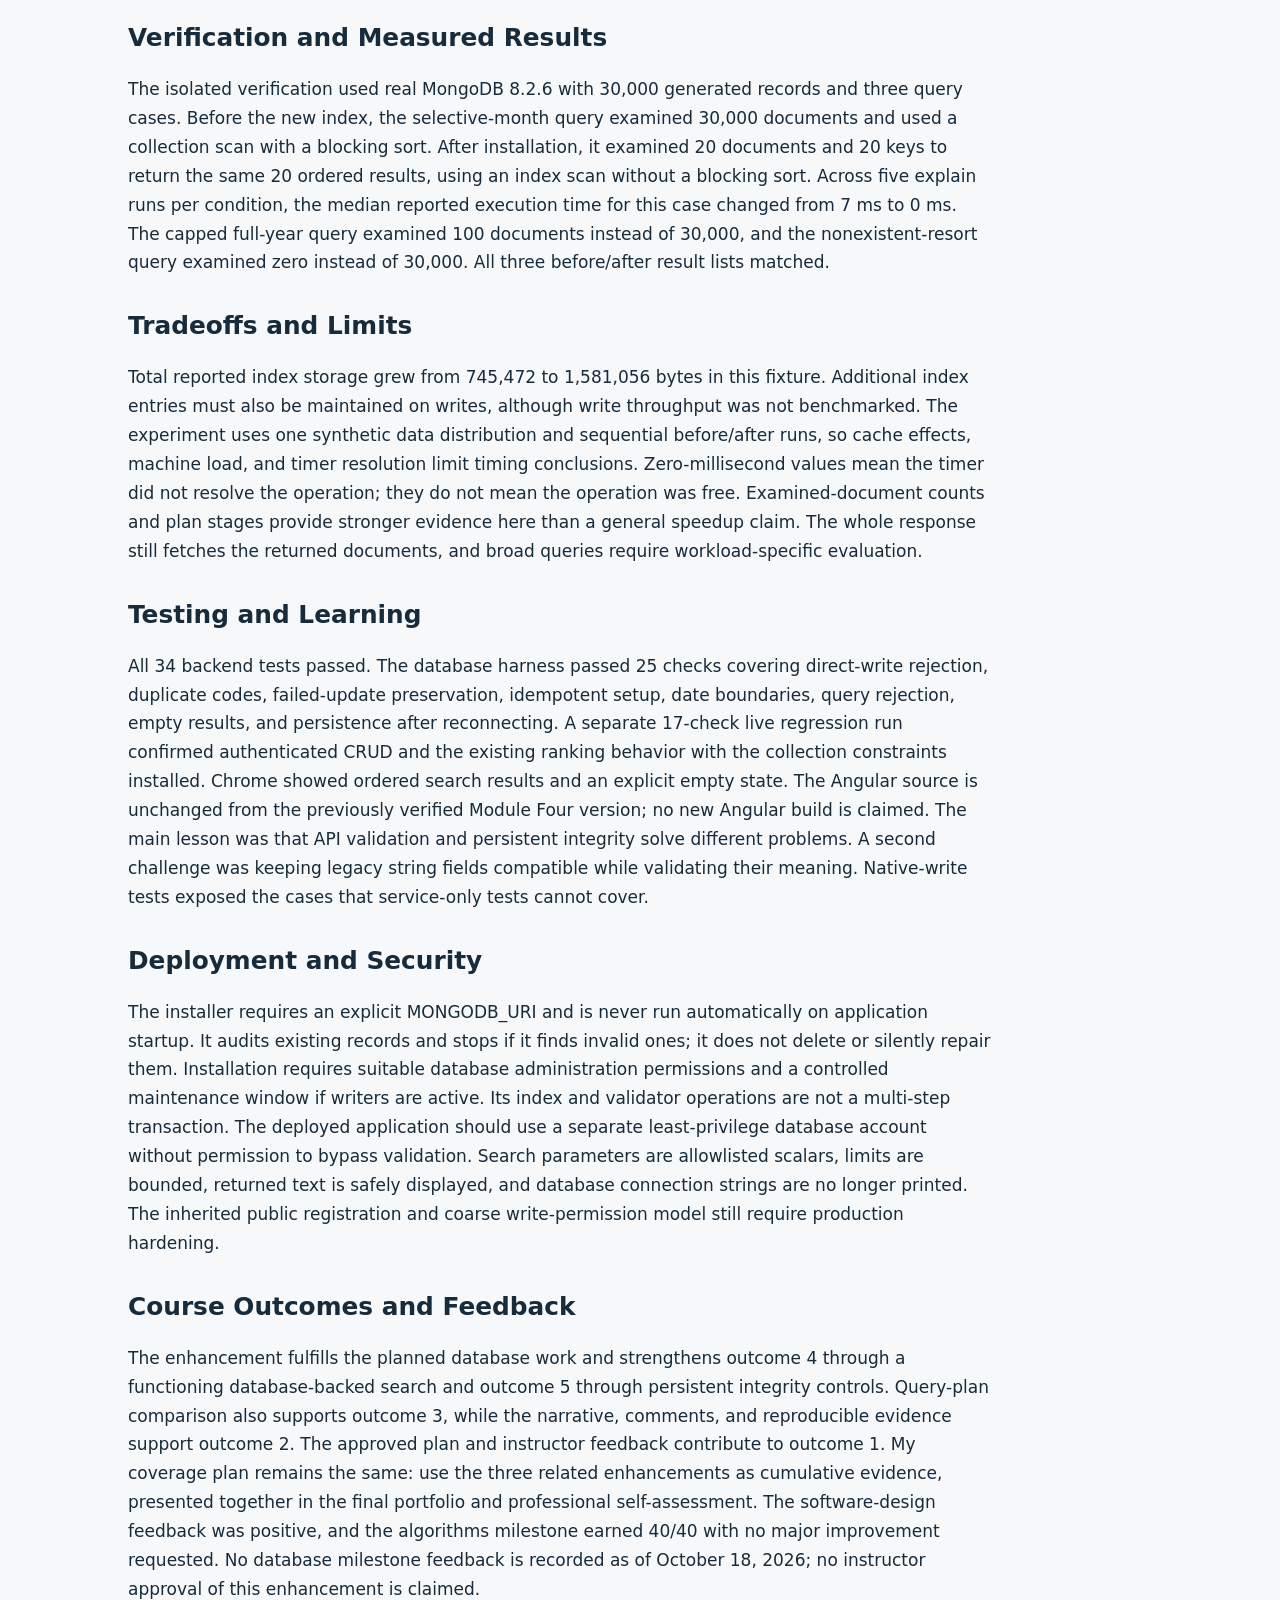
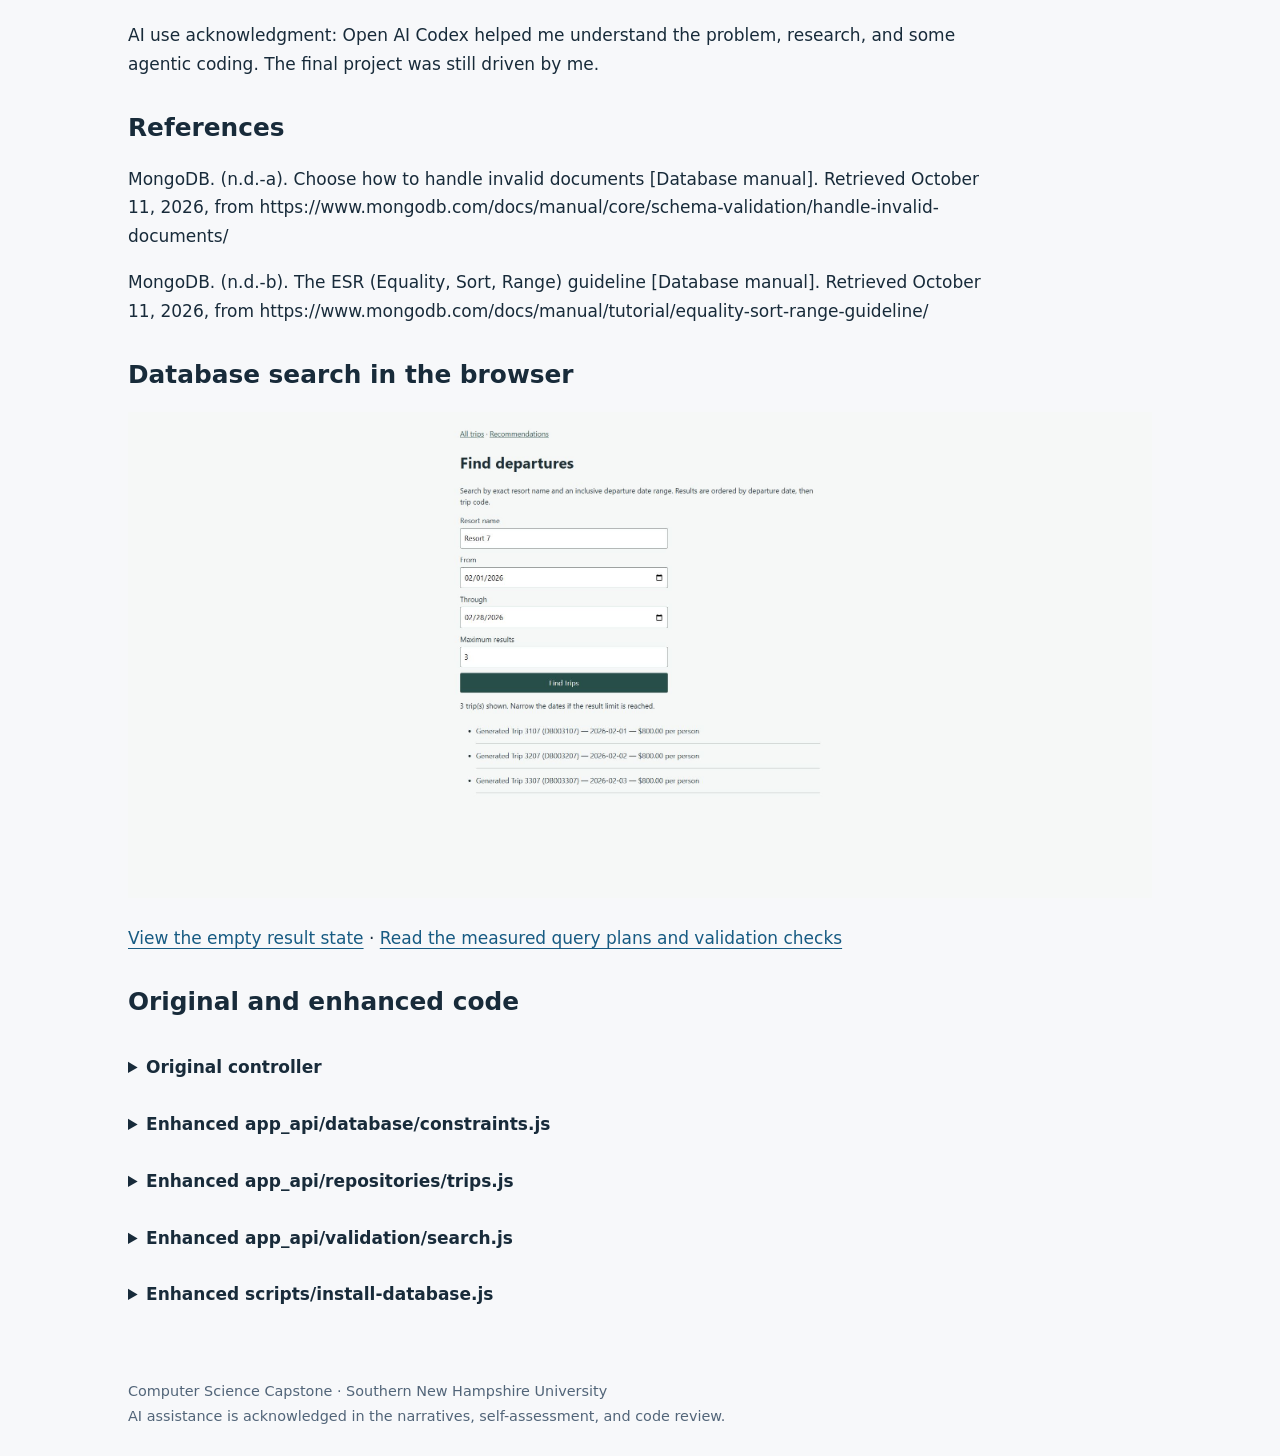
<file: databases/index.html>
<!doctype html><html lang="en"><head><meta charset="utf-8"><meta name="viewport" content="width=device-width, initial-scale=1"><meta name="description" content="Chikeziri Ohaeri computer science capstone portfolio"><title>Database integrity and indexed search | Chikeziri Ohaeri</title><link rel="stylesheet" href="../style.css"></head><body><a class="skip" href="#main">Skip to content</a><header><nav aria-label="Portfolio"><a href="../index.html">Self-assessment</a><a href="../code-review/index.html">Code review</a><a href="../software-design/index.html">Software design</a><a href="../algorithms/index.html">Algorithms</a><a href="../databases/index.html">Databases</a><a href="../evidence.html">Evidence</a></nav><p class="eyebrow">Chikeziri Ohaeri · CS 499 · October 2026</p><h1>Database integrity and indexed search</h1><p class="intro"></p></header><main id="main"><nav aria-label="Page sections"><a href="#narrative">Narrative</a><a href="#source">Compare code</a><a href="#downloads">Downloads</a></nav><section class="downloads" id="downloads"><h2>Artifact files</h2><p><a href="downloads/5-2 Database Artifact.zip">Original and enhanced source ZIP</a> · <a href="Database Narrative.docx">Word narrative</a></p><p>The ZIP contains full source and verification evidence. Code excerpts below are readable without downloading. This static portfolio presents the application; it does not run the backend.</p></section><article id="narrative"><p>Chikeziri Ohaeri<br>CS 499 | 5-2 Milestone Four Narrative | October 18, 2026</p>
<h2>Artifact and Selection</h2>
<p>Travlr Getaways is my MongoDB, Express, Angular, and Node.js project from CS 465. The original project was completed in August 2026; this database enhancement was prepared on October 11, 2026. I selected the same artifact used for the software design and algorithms milestones because it makes the connection between HTTP requests, application logic, and persistent data visible. The original source is preserved separately from the cumulative enhanced version.</p>
<h2>Planned Enhancement</h2>
<p>My approved Module One plan called for stronger persistent validation and an evidence-based review of MongoDB indexes. The earlier application validated requests at the service boundary, but a direct database write could bypass those rules. The new explicit setup script installs a collection validator with strict validation and rejection of invalid writes. It checks required fields, types, lengths, price format and bounds, coherent nights/days, and safe image filenames. Mongoose rules provide earlier feedback, while the collection validator protects native writes. MongoDB documents that validationAction controls whether an invalid document is rejected or only logged (MongoDB, n.d.-a).</p>
<h2>Query Design</h2>
<p>A new read-only endpoint and browser form search an exact resort and an inclusive departure-date range, with at most 100 results. The repository sorts by start date and trip code. The compound index { resort: 1, start: 1, code: 1 } follows the equality prefix with the ordered date field and a deterministic tie-breaker. MongoDB’s index-order guidance informed this design, but the actual query plan was checked rather than assuming that the index would be selected (MongoDB, n.d.-b). The pre-existing code and name indexes are retained. Price remains a validated string to preserve the existing client contract; this index does not accelerate numeric price queries or heap recommendations.</p>
<h2>Verification and Measured Results</h2>
<p>The isolated verification used real MongoDB 8.2.6 with 30,000 generated records and three query cases. Before the new index, the selective-month query examined 30,000 documents and used a collection scan with a blocking sort. After installation, it examined 20 documents and 20 keys to return the same 20 ordered results, using an index scan without a blocking sort. Across five explain runs per condition, the median reported execution time for this case changed from 7 ms to 0 ms. The capped full-year query examined 100 documents instead of 30,000, and the nonexistent-resort query examined zero instead of 30,000. All three before/after result lists matched.</p>
<h2>Tradeoffs and Limits</h2>
<p>Total reported index storage grew from 745,472 to 1,581,056 bytes in this fixture. Additional index entries must also be maintained on writes, although write throughput was not benchmarked. The experiment uses one synthetic data distribution and sequential before/after runs, so cache effects, machine load, and timer resolution limit timing conclusions. Zero-millisecond values mean the timer did not resolve the operation; they do not mean the operation was free. Examined-document counts and plan stages provide stronger evidence here than a general speedup claim. The whole response still fetches the returned documents, and broad queries require workload-specific evaluation.</p>
<h2>Testing and Learning</h2>
<p>All 34 backend tests passed. The database harness passed 25 checks covering direct-write rejection, duplicate codes, failed-update preservation, idempotent setup, date boundaries, query rejection, empty results, and persistence after reconnecting. A separate 17-check live regression run confirmed authenticated CRUD and the existing ranking behavior with the collection constraints installed. Chrome showed ordered search results and an explicit empty state. The Angular source is unchanged from the previously verified Module Four version; no new Angular build is claimed. The main lesson was that API validation and persistent integrity solve different problems. A second challenge was keeping legacy string fields compatible while validating their meaning. Native-write tests exposed the cases that service-only tests cannot cover.</p>
<h2>Deployment and Security</h2>
<p>The installer requires an explicit MONGODB_URI and is never run automatically on application startup. It audits existing records and stops if it finds invalid ones; it does not delete or silently repair them. Installation requires suitable database administration permissions and a controlled maintenance window if writers are active. Its index and validator operations are not a multi-step transaction. The deployed application should use a separate least-privilege database account without permission to bypass validation. Search parameters are allowlisted scalars, limits are bounded, returned text is safely displayed, and database connection strings are no longer printed. The inherited public registration and coarse write-permission model still require production hardening.</p>
<h2>Course Outcomes and Feedback</h2>
<p>The enhancement fulfills the planned database work and strengthens outcome 4 through a functioning database-backed search and outcome 5 through persistent integrity controls. Query-plan comparison also supports outcome 3, while the narrative, comments, and reproducible evidence support outcome 2. The approved plan and instructor feedback contribute to outcome 1. My coverage plan remains the same: use the three related enhancements as cumulative evidence, presented together in the final portfolio and professional self-assessment. The software-design feedback was positive, and the algorithms milestone earned 40/40 with no major improvement requested. No database milestone feedback is recorded as of October 18, 2026; no instructor approval of this enhancement is claimed.</p>
<p>AI use acknowledgment: Open AI Codex helped me understand the problem, research, and some agentic coding. The final project was still driven by me.</p>
<h2>References</h2>
<p>MongoDB. (n.d.-a). Choose how to handle invalid documents [Database manual]. Retrieved October 11, 2026, from https://www.mongodb.com/docs/manual/core/schema-validation/handle-invalid-documents/</p>
<p>MongoDB. (n.d.-b). The ESR (Equality, Sort, Range) guideline [Database manual]. Retrieved October 11, 2026, from https://www.mongodb.com/docs/manual/tutorial/equality-sort-range-guideline/</p></article><h2>Database search in the browser</h2><img src="downloads/search-results.png" alt="Resort and departure date search showing ordered matching trips"><p><a href="downloads/search-empty.png">View the empty result state</a> · <a href="downloads/database-verification.json">Read the measured query plans and validation checks</a></p><section id="source"><h2>Original and enhanced code</h2><details><summary>Original controller</summary><pre><code>const Trip = require(&#x27;../models/travlr&#x27;);

const tripFields = [
  &#x27;code&#x27;,
  &#x27;name&#x27;,
  &#x27;length&#x27;,
  &#x27;start&#x27;,
  &#x27;resort&#x27;,
  &#x27;perPerson&#x27;,
  &#x27;image&#x27;,
  &#x27;description&#x27;,
];

function tripPayload(body = {}) {
  return tripFields.reduce((payload, field) =&gt; {
    if (body[field] !== undefined) {
      payload[field] = body[field];
    }
    return payload;
  }, {});
}

function requiredFieldsMissing(payload) {
  return tripFields.filter((field) =&gt; (
    payload[field] === undefined
    || payload[field] === null
    || (typeof payload[field] === &#x27;string&#x27; &amp;&amp; payload[field].trim() === &#x27;&#x27;)
  ));
}

function databaseError(res, error, action) {
  if (error?.name === &#x27;ValidationError&#x27; || error?.name === &#x27;CastError&#x27;) {
    return res.status(400).json({ message: &#x27;Invalid trip data&#x27;, details: error.message });
  }

  if (error?.code === 11000) {
    return res.status(409).json({ message: &#x27;A trip with that code already exists&#x27; });
  }

  return res.status(500).json({ message: `Unable to ${action} trip` });
}

function createTripsController(TripModel) {
  async function tripsList(req, res) {
    try {
      const trips = await TripModel.find({});

      if (trips.length === 0) {
        return res.status(404).json({ message: &#x27;No trips found&#x27; });
      }

      return res.status(200).json(trips);
    } catch (error) {
      return res.status(500).json({ message: &#x27;Unable to retrieve trips&#x27; });
    }
  }

  async function tripsFindByCode(req, res) {
    const tripCode = req.params?.tripCode?.trim();

    if (!tripCode) {
      return res.status(400).json({ message: &#x27;Trip code is required&#x27; });
    }

    try {
      const trip = await TripModel.findOne({ code: tripCode });

      if (!trip) {
        return res.status(404).json({ message: `Trip ${tripCode} not found` });
      }

      return res.status(200).json(trip);
    } catch (error) {
      return res.status(500).json({ message: &#x27;Unable to retrieve trip&#x27; });
    }
  }

  async function tripsAddTrip(req, res) {
    const payload = tripPayload(req.body);
    const missingFields = requiredFieldsMissing(payload);

    if (missingFields.length &gt; 0) {
      return res.status(400).json({
        message: `Missing required trip fields: ${missingFields.join(&#x27;, &#x27;)}`,
      });
    }

    try {
      const trip = await TripModel.create(payload);
      return res.status(201).json(trip);
    } catch (error) {
      return databaseError(res, error, &#x27;create&#x27;);
    }
  }

  async function tripsUpdateTrip(req, res) {
    const tripCode = req.params?.tripCode?.trim();

    if (!tripCode) {
      return res.status(400).json({ message: &#x27;Trip code is required&#x27; });
    }

    const payload = tripPayload(req.body);
    const missingFields = requiredFieldsMissing(payload);

    if (missingFields.length &gt; 0) {
      return res.status(400).json({
        message: `Missing required trip fields: ${missingFields.join(&#x27;, &#x27;)}`,
      });
    }

    try {
      const trip = await TripModel.findOneAndUpdate(
        { code: tripCode },
        payload,
        { returnDocument: &#x27;after&#x27;, runValidators: true },
      );

      if (!trip) {
        return res.status(404).json({ message: `Trip ${tripCode} not found` });
      }

      return res.status(200).json(trip);
    } catch (error) {
      return databaseError(res, error, &#x27;update&#x27;);
    }
  }

  async function tripsDeleteTrip(req, res) {
    const tripCode = req.params?.tripCode?.trim();

    if (!tripCode) {
      return res.status(400).json({ message: &#x27;Trip code is required&#x27; });
    }

    try {
      const trip = await TripModel.findOneAndDelete({ code: tripCode });

      if (!trip) {
        return res.status(404).json({ message: `Trip ${tripCode} not found` });
      }

      return res.status(200).json({ message: `Trip ${tripCode} deleted` });
    } catch (error) {
      return databaseError(res, error, &#x27;delete&#x27;);
    }
  }

  return {
    tripsList,
    tripsFindByCode,
    tripsAddTrip,
    tripsUpdateTrip,
    tripsDeleteTrip,
  };
}

module.exports = {
  ...createTripsController(Trip),
  createTripsController,
};
</code></pre></details><details><summary>Enhanced app_api/database/constraints.js</summary><pre><code>/** Chikeziri Ohaeri | CS 499 Module 5 | 2026-10-11 | v1
 * AI-assisted persistent validation and measured search index.
 * Explicit installation avoids changing an existing database on app startup.
 */
const text = (maxLength) =&gt; ({ bsonType: &#x27;string&#x27;, minLength: 1, maxLength, pattern: &#x27;\\S&#x27; });
const asString = (field) =&gt; ({ $convert: { input: field, to: &#x27;string&#x27;, onError: &#x27;&#x27;, onNull: &#x27;&#x27; } });
const numberMatch = (regex) =&gt; ({ $convert: {
  input: { $getField: { field: &#x27;match&#x27;, input: { $regexFind: { input: asString(&#x27;$length&#x27;), regex } } } },
  to: &#x27;int&#x27;, onError: -1, onNull: -1,
} });
// Extract the first integer and the integer following the slash separately.
const nights = numberMatch(&#x27;^[0-9]+&#x27;);
const days = { $convert: { input: { $arrayElemAt: [{ $ifNull: [{ $getField: {
  field: &#x27;captures&#x27;, input: { $regexFind: { input: asString(&#x27;$length&#x27;), regex: &#x27;/\\s*([0-9]+) days?$&#x27; } },
} }, []] }, 0] }, to: &#x27;int&#x27;, onError: -1, onNull: -1 } };
const numericPrice = { $convert: { input: &#x27;$perPerson&#x27;, to: &#x27;double&#x27;, onError: -1, onNull: -1 } };
const validator = { $and: [
  { $jsonSchema: { bsonType: &#x27;object&#x27;, required: [&#x27;code&#x27;,&#x27;name&#x27;,&#x27;length&#x27;,&#x27;start&#x27;,&#x27;resort&#x27;,&#x27;perPerson&#x27;,&#x27;image&#x27;,&#x27;description&#x27;], properties: {
    code: { bsonType: &#x27;string&#x27;, pattern: &#x27;^[A-Za-z0-9_-]{1,40}$&#x27; },
    name: text(200), resort: text(200), description: text(5000),
    length: { bsonType: &#x27;string&#x27;, maxLength: 40, pattern: &#x27;^[0-9]+ nights?\\s*/\\s*[0-9]+ days?$&#x27; },
    start: { bsonType: &#x27;date&#x27; },
    perPerson: { bsonType: &#x27;string&#x27;, pattern: &#x27;^[0-9]{1,7}(\\.[0-9]{1,2})?$&#x27; },
    image: { bsonType: &#x27;string&#x27;, maxLength: 100, pattern: &#x27;^[A-Za-z0-9_-]+\\.([jJ][pP][gG]|[jJ][pP][eE][gG]|[pP][nN][gG]|[wW][eE][bB][pP])$&#x27; },
  } } },
  { $expr: { $and: [
    { $gte: [numericPrice, 0] }, { $lte: [numericPrice, 1000000] },
    { $gte: [days, 1] }, { $lte: [days, 366] }, { $eq: [nights, { $subtract: [days, 1] }] },
  ] } },
] };
const searchIndex = { resort: 1, start: 1, code: 1 };
const searchIndexName = &#x27;resort_start_code&#x27;;
async function installConstraints(db) {
  const exists = await db.listCollections({ name: &#x27;trips&#x27; }).hasNext();
  if (!exists) await db.createCollection(&#x27;trips&#x27;, { validator, validationLevel: &#x27;strict&#x27;, validationAction: &#x27;error&#x27; });
  const collection = db.collection(&#x27;trips&#x27;);
  // Audit before tightening an existing collection. Never delete or silently repair data.
  const invalid = await collection.find({ $nor: [validator] }, { projection: { _id: 1 } }).limit(20).toArray();
  if (invalid.length) throw new Error(&#x27;Existing trips fail validation; review and repair them before installing constraints. No records were modified.&#x27;);
  await collection.createIndex({ code: 1 }, { unique: true, name: &#x27;code_1&#x27; });
  await db.command({ collMod: &#x27;trips&#x27;, validator, validationLevel: &#x27;strict&#x27;, validationAction: &#x27;error&#x27; });
  await collection.createIndex(searchIndex, { name: searchIndexName });
  return { indexes: await collection.listIndexes().toArray(), validationLevel: &#x27;strict&#x27;, validationAction: &#x27;error&#x27; };
}
module.exports = { validator, searchIndex, searchIndexName, installConstraints };
</code></pre></details><details><summary>Enhanced app_api/repositories/trips.js</summary><pre><code>/** Chikeziri Ohaeri | CS 499 Module 3 | 2026-09-27
 * AI-assisted Mongoose adapter. Services depend on this contract, not queries.
 */
function createTripsRepository(Trip) {
  return {
    // Module 5: equality prefix, date range and deterministic indexed ordering.
    search: ({ resort, from, until, limit }) =&gt; Trip.find({ resort, start: { $gte: from, $lt: until } })
      .sort({ start: 1, code: 1 }).limit(limit).lean(),
    list: () =&gt; Trip.find({}),
    find: (code) =&gt; Trip.findOne({ code }),
    create: (payload) =&gt; Trip.create(payload),
    update: (code, payload) =&gt; Trip.findOneAndUpdate({ code }, payload, { returnDocument: &#x27;after&#x27;, runValidators: true }),
    remove: (code) =&gt; Trip.findOneAndDelete({ code }),
  };
}
module.exports = { createTripsRepository };
</code></pre></details><details><summary>Enhanced app_api/validation/search.js</summary><pre><code>/** Chikeziri Ohaeri | CS 499 Module 5 | 2026-10-11 | v1
 * AI-assisted allowlist; scalar inputs only, exact resort, bounded results.
 */
const { ApiError } = require(&#x27;../errors/api-error&#x27;);
function searchOptions(query) {
  const fail = () =&gt; { throw new ApiError(400, &#x27;INVALID_SEARCH&#x27;, &#x27;Use an exact resort, valid from/to dates (YYYY-MM-DD), and limit from 1 to 100&#x27;); };
  if (!query || Object.keys(query).some(k =&gt; ![&#x27;resort&#x27;,&#x27;from&#x27;,&#x27;to&#x27;,&#x27;limit&#x27;].includes(k))) fail();
  if (typeof query.resort !== &#x27;string&#x27; || !query.resort.trim() || query.resort.trim().length &gt; 200) fail();
  const parse = value =&gt; {
    if (typeof value !== &#x27;string&#x27; || !/^\d{4}-\d{2}-\d{2}$/.test(value)) fail();
    const date = new Date(value);
    if (!Number.isFinite(date.getTime()) || date.toISOString().slice(0,10) !== value) fail();
    return date;
  };
  const from = parse(query.from), to = parse(query.to);
  if (from &gt; to) fail();
  const limitText = query.limit === undefined ? &#x27;20&#x27; : query.limit;
  if (typeof limitText !== &#x27;string&#x27; || !/^[1-9]\d{0,2}$/.test(limitText) || Number(limitText) &gt; 100) fail();
  // Inclusive dates are implemented with an exclusive next-midnight bound.
  return { resort: query.resort.trim(), from, until: new Date(to.getTime() + 86400000), limit: Number(limitText) };
}
module.exports = { searchOptions };
</code></pre></details><details><summary>Enhanced scripts/install-database.js</summary><pre><code>/** Chikeziri Ohaeri | CS 499 Module 5 | 2026-10-11 | v1
 * AI-assisted explicit database setup. Requires a deliberate URI; never uses .env.
 */
const mongoose = require(&#x27;mongoose&#x27;);
const { installConstraints } = require(&#x27;../app_api/database/constraints&#x27;);
(async () =&gt; {
  if (!process.env.MONGODB_URI) throw new Error(&#x27;Set MONGODB_URI explicitly to the intended database&#x27;);
  try {
    await mongoose.connect(process.env.MONGODB_URI);
    const result = await installConstraints(mongoose.connection.db);
    console.log(JSON.stringify({ installed: true, indexNames: result.indexes.map(x =&gt; x.name) }));
  } finally { await mongoose.disconnect(); }
})().catch(error =&gt; { console.error(error.message); process.exitCode = 1; });
</code></pre></details></section></main><footer>Computer Science Capstone · Southern New Hampshire University<br>AI assistance is acknowledged in the narratives, self-assessment, and code review.</footer></body></html>
</file>
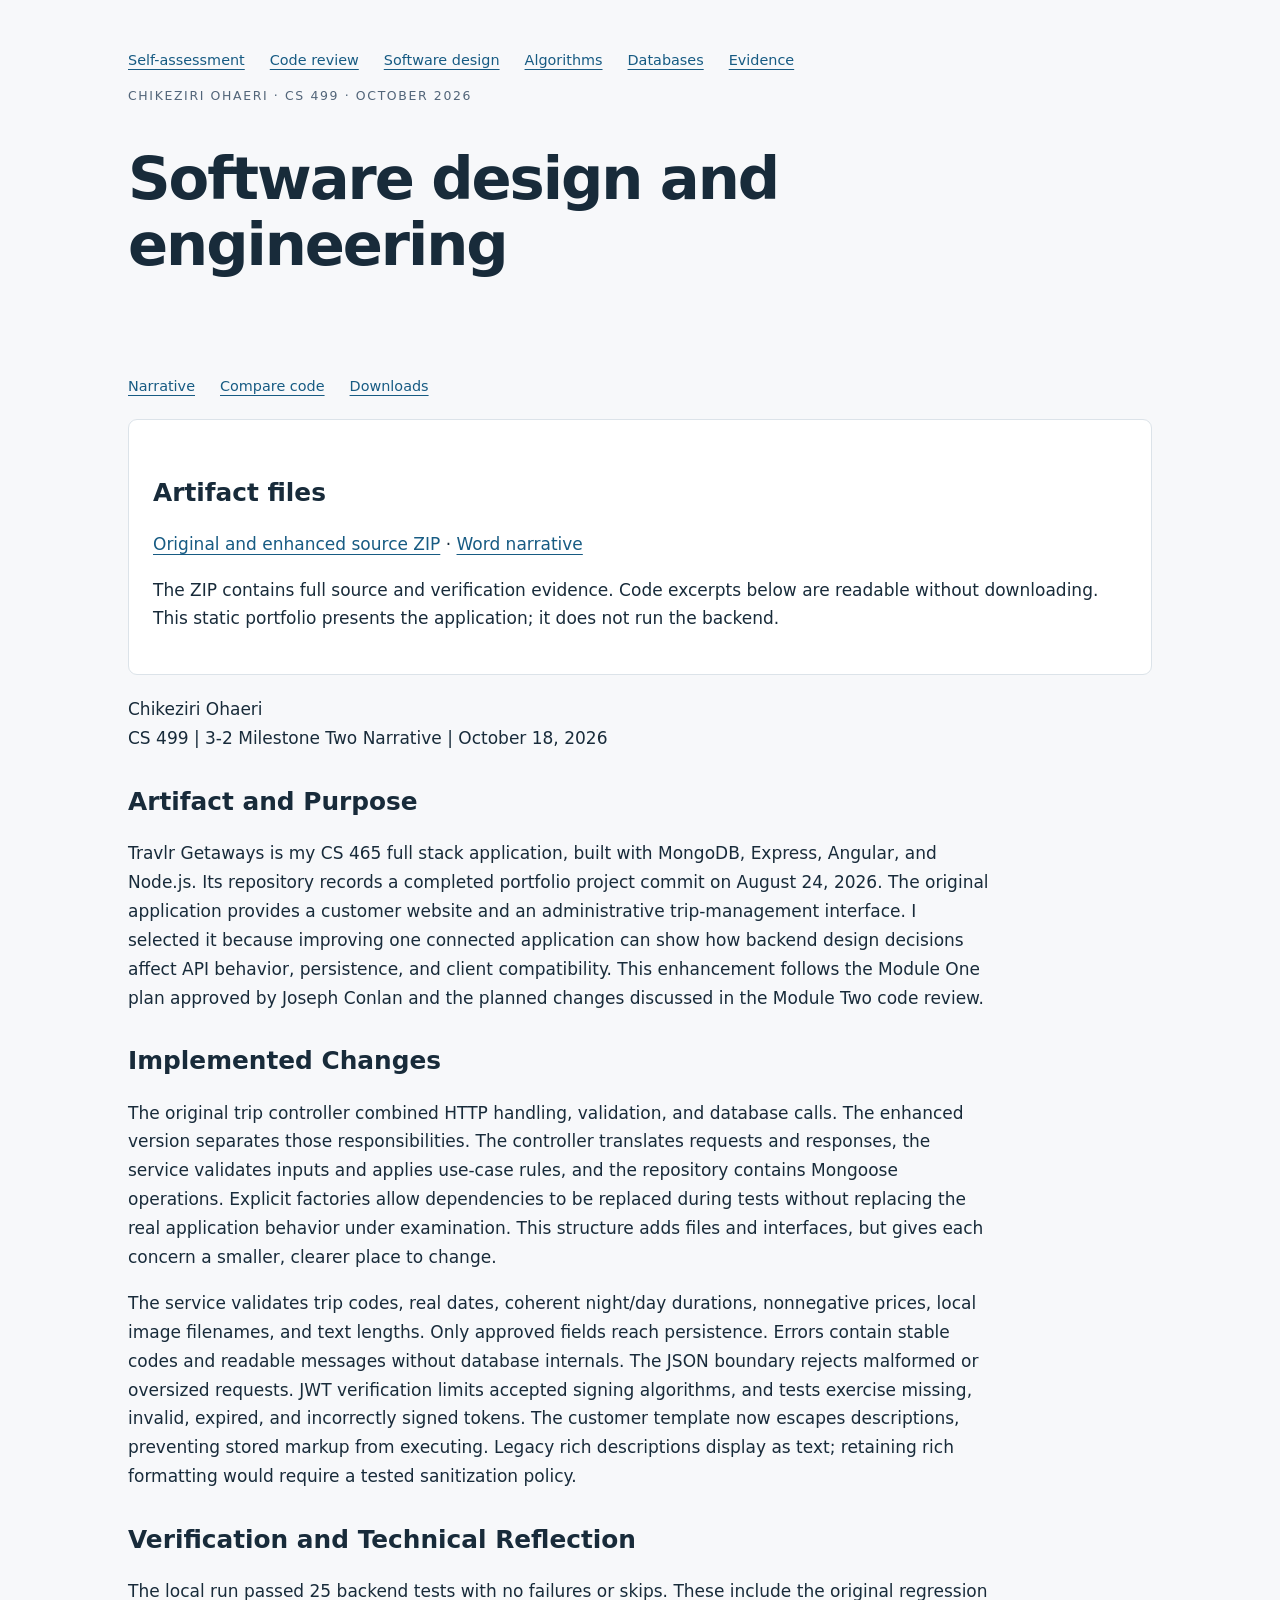
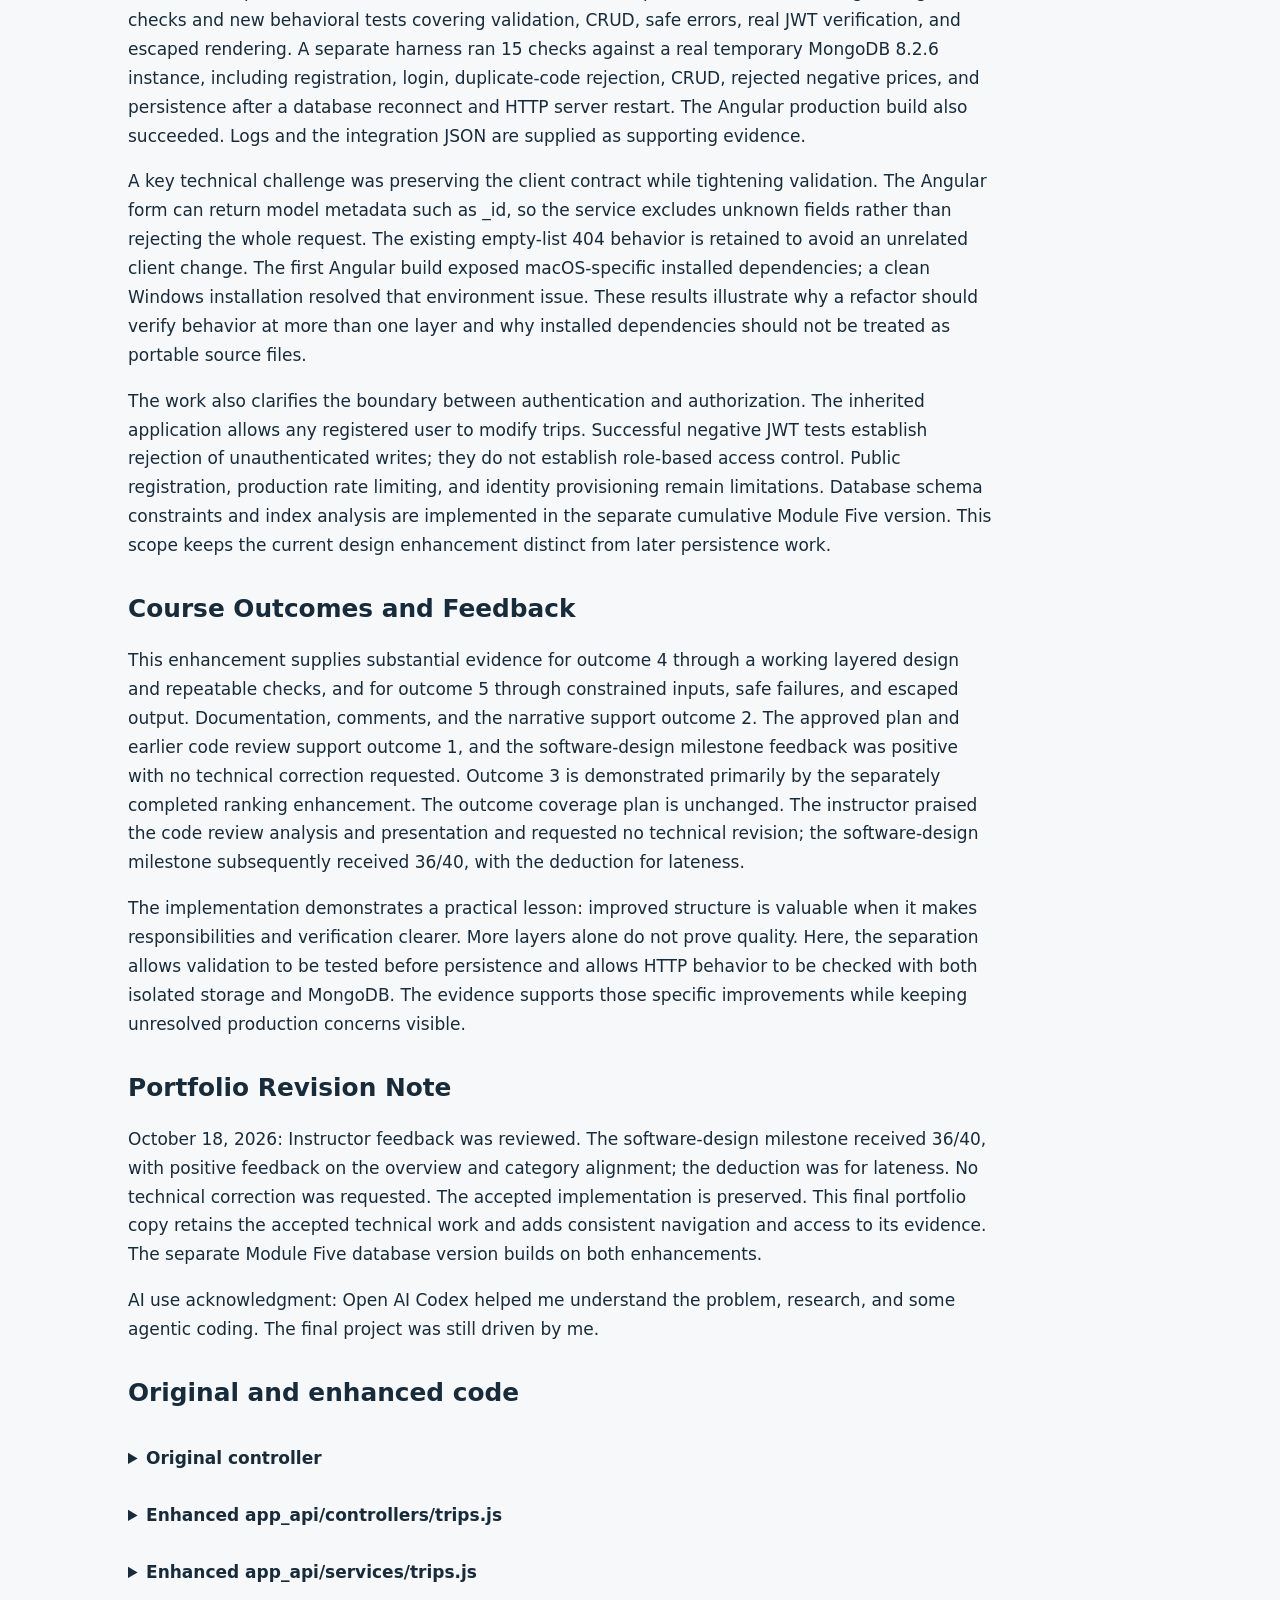
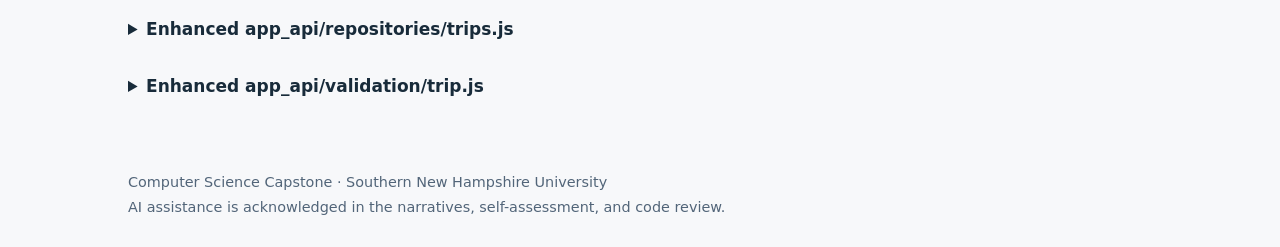
<file: software-design/index.html>
<!doctype html><html lang="en"><head><meta charset="utf-8"><meta name="viewport" content="width=device-width, initial-scale=1"><meta name="description" content="Chikeziri Ohaeri computer science capstone portfolio"><title>Software design and engineering | Chikeziri Ohaeri</title><link rel="stylesheet" href="../style.css"></head><body><a class="skip" href="#main">Skip to content</a><header><nav aria-label="Portfolio"><a href="../index.html">Self-assessment</a><a href="../code-review/index.html">Code review</a><a href="../software-design/index.html">Software design</a><a href="../algorithms/index.html">Algorithms</a><a href="../databases/index.html">Databases</a><a href="../evidence.html">Evidence</a></nav><p class="eyebrow">Chikeziri Ohaeri · CS 499 · October 2026</p><h1>Software design and engineering</h1><p class="intro"></p></header><main id="main"><nav aria-label="Page sections"><a href="#narrative">Narrative</a><a href="#source">Compare code</a><a href="#downloads">Downloads</a></nav><section class="downloads" id="downloads"><h2>Artifact files</h2><p><a href="downloads/3-2 Software Design Artifact.zip">Original and enhanced source ZIP</a> · <a href="Software Design Narrative.docx">Word narrative</a></p><p>The ZIP contains full source and verification evidence. Code excerpts below are readable without downloading. This static portfolio presents the application; it does not run the backend.</p></section><article id="narrative"><p>Chikeziri Ohaeri<br>CS 499 | 3-2 Milestone Two Narrative | October 18, 2026</p>
<h2>Artifact and Purpose</h2>
<p>Travlr Getaways is my CS 465 full stack application, built with MongoDB, Express, Angular, and Node.js. Its repository records a completed portfolio project commit on August 24, 2026. The original application provides a customer website and an administrative trip-management interface. I selected it because improving one connected application can show how backend design decisions affect API behavior, persistence, and client compatibility. This enhancement follows the Module One plan approved by Joseph Conlan and the planned changes discussed in the Module Two code review.</p>
<h2>Implemented Changes</h2>
<p>The original trip controller combined HTTP handling, validation, and database calls. The enhanced version separates those responsibilities. The controller translates requests and responses, the service validates inputs and applies use-case rules, and the repository contains Mongoose operations. Explicit factories allow dependencies to be replaced during tests without replacing the real application behavior under examination. This structure adds files and interfaces, but gives each concern a smaller, clearer place to change.</p>
<p>The service validates trip codes, real dates, coherent night/day durations, nonnegative prices, local image filenames, and text lengths. Only approved fields reach persistence. Errors contain stable codes and readable messages without database internals. The JSON boundary rejects malformed or oversized requests. JWT verification limits accepted signing algorithms, and tests exercise missing, invalid, expired, and incorrectly signed tokens. The customer template now escapes descriptions, preventing stored markup from executing. Legacy rich descriptions display as text; retaining rich formatting would require a tested sanitization policy.</p>
<h2>Verification and Technical Reflection</h2>
<p>The local run passed 25 backend tests with no failures or skips. These include the original regression checks and new behavioral tests covering validation, CRUD, safe errors, real JWT verification, and escaped rendering. A separate harness ran 15 checks against a real temporary MongoDB 8.2.6 instance, including registration, login, duplicate-code rejection, CRUD, rejected negative prices, and persistence after a database reconnect and HTTP server restart. The Angular production build also succeeded. Logs and the integration JSON are supplied as supporting evidence.</p>
<p>A key technical challenge was preserving the client contract while tightening validation. The Angular form can return model metadata such as _id, so the service excludes unknown fields rather than rejecting the whole request. The existing empty-list 404 behavior is retained to avoid an unrelated client change. The first Angular build exposed macOS-specific installed dependencies; a clean Windows installation resolved that environment issue. These results illustrate why a refactor should verify behavior at more than one layer and why installed dependencies should not be treated as portable source files.</p>
<p>The work also clarifies the boundary between authentication and authorization. The inherited application allows any registered user to modify trips. Successful negative JWT tests establish rejection of unauthenticated writes; they do not establish role-based access control. Public registration, production rate limiting, and identity provisioning remain limitations. Database schema constraints and index analysis are implemented in the separate cumulative Module Five version. This scope keeps the current design enhancement distinct from later persistence work.</p>
<h2>Course Outcomes and Feedback</h2>
<p>This enhancement supplies substantial evidence for outcome 4 through a working layered design and repeatable checks, and for outcome 5 through constrained inputs, safe failures, and escaped output. Documentation, comments, and the narrative support outcome 2. The approved plan and earlier code review support outcome 1, and the software-design milestone feedback was positive with no technical correction requested. Outcome 3 is demonstrated primarily by the separately completed ranking enhancement. The outcome coverage plan is unchanged. The instructor praised the code review analysis and presentation and requested no technical revision; the software-design milestone subsequently received 36/40, with the deduction for lateness.</p>
<p>The implementation demonstrates a practical lesson: improved structure is valuable when it makes responsibilities and verification clearer. More layers alone do not prove quality. Here, the separation allows validation to be tested before persistence and allows HTTP behavior to be checked with both isolated storage and MongoDB. The evidence supports those specific improvements while keeping unresolved production concerns visible.</p>
<h2>Portfolio Revision Note</h2>
<p>October 18, 2026: Instructor feedback was reviewed. The software-design milestone received 36/40, with positive feedback on the overview and category alignment; the deduction was for lateness. No technical correction was requested. The accepted implementation is preserved. This final portfolio copy retains the accepted technical work and adds consistent navigation and access to its evidence. The separate Module Five database version builds on both enhancements.</p>
<p>AI use acknowledgment: Open AI Codex helped me understand the problem, research, and some agentic coding. The final project was still driven by me.</p></article><section id="source"><h2>Original and enhanced code</h2><details><summary>Original controller</summary><pre><code>const Trip = require(&#x27;../models/travlr&#x27;);

const tripFields = [
  &#x27;code&#x27;,
  &#x27;name&#x27;,
  &#x27;length&#x27;,
  &#x27;start&#x27;,
  &#x27;resort&#x27;,
  &#x27;perPerson&#x27;,
  &#x27;image&#x27;,
  &#x27;description&#x27;,
];

function tripPayload(body = {}) {
  return tripFields.reduce((payload, field) =&gt; {
    if (body[field] !== undefined) {
      payload[field] = body[field];
    }
    return payload;
  }, {});
}

function requiredFieldsMissing(payload) {
  return tripFields.filter((field) =&gt; (
    payload[field] === undefined
    || payload[field] === null
    || (typeof payload[field] === &#x27;string&#x27; &amp;&amp; payload[field].trim() === &#x27;&#x27;)
  ));
}

function databaseError(res, error, action) {
  if (error?.name === &#x27;ValidationError&#x27; || error?.name === &#x27;CastError&#x27;) {
    return res.status(400).json({ message: &#x27;Invalid trip data&#x27;, details: error.message });
  }

  if (error?.code === 11000) {
    return res.status(409).json({ message: &#x27;A trip with that code already exists&#x27; });
  }

  return res.status(500).json({ message: `Unable to ${action} trip` });
}

function createTripsController(TripModel) {
  async function tripsList(req, res) {
    try {
      const trips = await TripModel.find({});

      if (trips.length === 0) {
        return res.status(404).json({ message: &#x27;No trips found&#x27; });
      }

      return res.status(200).json(trips);
    } catch (error) {
      return res.status(500).json({ message: &#x27;Unable to retrieve trips&#x27; });
    }
  }

  async function tripsFindByCode(req, res) {
    const tripCode = req.params?.tripCode?.trim();

    if (!tripCode) {
      return res.status(400).json({ message: &#x27;Trip code is required&#x27; });
    }

    try {
      const trip = await TripModel.findOne({ code: tripCode });

      if (!trip) {
        return res.status(404).json({ message: `Trip ${tripCode} not found` });
      }

      return res.status(200).json(trip);
    } catch (error) {
      return res.status(500).json({ message: &#x27;Unable to retrieve trip&#x27; });
    }
  }

  async function tripsAddTrip(req, res) {
    const payload = tripPayload(req.body);
    const missingFields = requiredFieldsMissing(payload);

    if (missingFields.length &gt; 0) {
      return res.status(400).json({
        message: `Missing required trip fields: ${missingFields.join(&#x27;, &#x27;)}`,
      });
    }

    try {
      const trip = await TripModel.create(payload);
      return res.status(201).json(trip);
    } catch (error) {
      return databaseError(res, error, &#x27;create&#x27;);
    }
  }

  async function tripsUpdateTrip(req, res) {
    const tripCode = req.params?.tripCode?.trim();

    if (!tripCode) {
      return res.status(400).json({ message: &#x27;Trip code is required&#x27; });
    }

    const payload = tripPayload(req.body);
    const missingFields = requiredFieldsMissing(payload);

    if (missingFields.length &gt; 0) {
      return res.status(400).json({
        message: `Missing required trip fields: ${missingFields.join(&#x27;, &#x27;)}`,
      });
    }

    try {
      const trip = await TripModel.findOneAndUpdate(
        { code: tripCode },
        payload,
        { returnDocument: &#x27;after&#x27;, runValidators: true },
      );

      if (!trip) {
        return res.status(404).json({ message: `Trip ${tripCode} not found` });
      }

      return res.status(200).json(trip);
    } catch (error) {
      return databaseError(res, error, &#x27;update&#x27;);
    }
  }

  async function tripsDeleteTrip(req, res) {
    const tripCode = req.params?.tripCode?.trim();

    if (!tripCode) {
      return res.status(400).json({ message: &#x27;Trip code is required&#x27; });
    }

    try {
      const trip = await TripModel.findOneAndDelete({ code: tripCode });

      if (!trip) {
        return res.status(404).json({ message: `Trip ${tripCode} not found` });
      }

      return res.status(200).json({ message: `Trip ${tripCode} deleted` });
    } catch (error) {
      return databaseError(res, error, &#x27;delete&#x27;);
    }
  }

  return {
    tripsList,
    tripsFindByCode,
    tripsAddTrip,
    tripsUpdateTrip,
    tripsDeleteTrip,
  };
}

module.exports = {
  ...createTripsController(Trip),
  createTripsController,
};
</code></pre></details><details><summary>Enhanced app_api/controllers/trips.js</summary><pre><code>/** Chikeziri Ohaeri | CS 499 Module 3 | 2026-09-27
 * AI-assisted HTTP adapter. Delegate validated use cases to the service.
 */
const Trip = require(&#x27;../models/travlr&#x27;);
const { createTripsRepository } = require(&#x27;../repositories/trips&#x27;);
const { createTripsService } = require(&#x27;../services/trips&#x27;);
const { sendApiError } = require(&#x27;../errors/api-error&#x27;);
function createTripHandlers(service) {
  const handle = (status, action) =&gt; async (req, res) =&gt; {
    try { return res.status(status).json(await action(req)); }
    catch (error) { return sendApiError(res, error); }
  };
  return {
    tripsList: handle(200, () =&gt; service.list()),
    tripsFindByCode: handle(200, (req) =&gt; service.find(req.params?.tripCode)),
    tripsAddTrip: handle(201, (req) =&gt; service.create(req.body)),
    tripsUpdateTrip: handle(200, (req) =&gt; service.update(req.params?.tripCode, req.body)),
    tripsDeleteTrip: handle(200, (req) =&gt; service.remove(req.params?.tripCode)),
  };
}
// Retain the injectable factory so the original regression tests remain useful.
function createTripsController(model) { return createTripHandlers(createTripsService(createTripsRepository(model))); }
module.exports = { ...createTripsController(Trip), createTripsController, createTripHandlers };
</code></pre></details><details><summary>Enhanced app_api/services/trips.js</summary><pre><code>/** Chikeziri Ohaeri | CS 499 Module 3 | 2026-09-27
 * AI-assisted trip use cases. Preserve the legacy empty-list 404 contract.
 * Validation occurs before repository calls; HTTP formatting stays elsewhere.
 */
const { ApiError } = require(&#x27;../errors/api-error&#x27;);
const { tripCode, tripPayload } = require(&#x27;../validation/trip&#x27;);
const requireFound = (trip) =&gt; {
  if (!trip) throw new ApiError(404, &#x27;TRIP_NOT_FOUND&#x27;, &#x27;Trip not found&#x27;);
  return trip;
};
function createTripsService(repository) {
  return {
    async list() {
      const trips = await repository.list();
      if (!trips.length) throw new ApiError(404, &#x27;NO_TRIPS&#x27;, &#x27;No trips found&#x27;);
      return trips;
    },
    async find(code) { return requireFound(await repository.find(tripCode(code))); },
    async create(body) { return repository.create(tripPayload(body)); },
    async update(code, body) {
      const validCode = tripCode(code), payload = tripPayload(body);
      return requireFound(await repository.update(validCode, payload));
    },
    async remove(code) {
      const validCode = tripCode(code);
      requireFound(await repository.remove(validCode));
      return { message: `Trip ${validCode} deleted` };
    },
  };
}
module.exports = { createTripsService };
</code></pre></details><details><summary>Enhanced app_api/repositories/trips.js</summary><pre><code>/** Chikeziri Ohaeri | CS 499 Module 3 | 2026-09-27
 * AI-assisted Mongoose adapter. Services depend on this contract, not queries.
 */
function createTripsRepository(Trip) {
  return {
    list: () =&gt; Trip.find({}),
    find: (code) =&gt; Trip.findOne({ code }),
    create: (payload) =&gt; Trip.create(payload),
    update: (code, payload) =&gt; Trip.findOneAndUpdate({ code }, payload, { returnDocument: &#x27;after&#x27;, runValidators: true }),
    remove: (code) =&gt; Trip.findOneAndDelete({ code }),
  };
}
module.exports = { createTripsRepository };
</code></pre></details><details><summary>Enhanced app_api/validation/trip.js</summary><pre><code>/** Chikeziri Ohaeri | CS 499 Module 3 | 2026-09-27
 * Validate at the service boundary. Retain the original string schema and client
 * payload shape; database constraints remain the Module 5 enhancement.
 * AI assisted; the student must review this implementation before submission.
 */
const { ApiError } = require(&#x27;../errors/api-error&#x27;);
const fields = [&#x27;code&#x27;, &#x27;name&#x27;, &#x27;length&#x27;, &#x27;start&#x27;, &#x27;resort&#x27;, &#x27;perPerson&#x27;, &#x27;image&#x27;, &#x27;description&#x27;];
const invalid = (message) =&gt; { throw new ApiError(400, &#x27;INVALID_TRIP&#x27;, message); };
function tripCode(value) {
  if (typeof value !== &#x27;string&#x27; || !/^[A-Za-z0-9_-]{1,40}$/.test(value.trim())) invalid(&#x27;Trip code must contain 1 to 40 letters, digits, underscores or hyphens&#x27;);
  return value.trim();
}
function durationDays(value) {
  if (typeof value !== &#x27;string&#x27;) return NaN;
  const match = /^(\d+) nights?\s*\/\s*(\d+) days?$/.exec(value.trim());
  if (!match) return NaN;
  const nights = Number(match[1]), days = Number(match[2]);
  return Number.isSafeInteger(days) &amp;&amp; days &gt;= 1 &amp;&amp; days &lt;= 366 &amp;&amp; nights === days - 1 ? days : NaN;
}
function price(value) {
  const text = typeof value === &#x27;number&#x27; ? String(value) : value;
  if (typeof text !== &#x27;string&#x27; || !/^\d{1,7}(\.\d{1,2})?$/.test(text.trim())) return NaN;
  const number = Number(text);
  return Number.isFinite(number) &amp;&amp; number &gt;= 0 &amp;&amp; number &lt;= 1000000 ? number : NaN;
}
function tripPayload(body) {
  if (!body || typeof body !== &#x27;object&#x27; || Array.isArray(body)) invalid(&#x27;Trip body must be an object&#x27;);
  const payload = {};
  for (const field of fields) {
    let value = body[field];
    if (field === &#x27;start&#x27; &amp;&amp; value instanceof Date &amp;&amp; Number.isFinite(value.getTime())) value = value.toISOString();
    if (field === &#x27;perPerson&#x27; &amp;&amp; typeof value === &#x27;number&#x27;) value = String(value);
    if (typeof value !== &#x27;string&#x27; || !value.trim()) invalid(`Required trip field: ${field}`);
    payload[field] = value.trim();
  }
  payload.code = tripCode(payload.code);
  for (const field of [&#x27;name&#x27;, &#x27;resort&#x27;]) if (payload[field].length &gt; 200) invalid(`${field} must be at most 200 characters`);
  if (!Number.isFinite(durationDays(payload.length))) invalid(&#x27;Length must use matching nights / days, from 1 to 366 days&#x27;);
  if (!Number.isFinite(price(payload.perPerson))) invalid(&#x27;Price must be between 0 and 1000000 with at most two decimal places&#x27;);
  // Reject impossible dates before Date.parse can normalize them.
  const date = payload.start, day = date.slice(0, 10);
  if (!/^\d{4}-\d{2}-\d{2}(?:T\d{2}:\d{2}:\d{2}(?:\.\d{1,3})?Z)?$/.test(date)
      || !Number.isFinite(Date.parse(date)) || new Date(day).toISOString().slice(0, 10) !== day) invalid(&#x27;Start must be a valid ISO date or UTC timestamp&#x27;);
  if (!/^[A-Za-z0-9_-]+\.(jpg|jpeg|png|webp)$/i.test(payload.image) || payload.image.length &gt; 100) invalid(&#x27;Image must be a local image filename&#x27;);
  if (payload.description.length &gt; 5000) invalid(&#x27;Description must be at most 5000 characters&#x27;);
  // Only these known fields cross into persistence; _id, operators and metadata do not.
  return payload;
}
module.exports = { tripCode, tripPayload, durationDays, price };
</code></pre></details></section></main><footer>Computer Science Capstone · Southern New Hampshire University<br>AI assistance is acknowledged in the narratives, self-assessment, and code review.</footer></body></html>
</file>
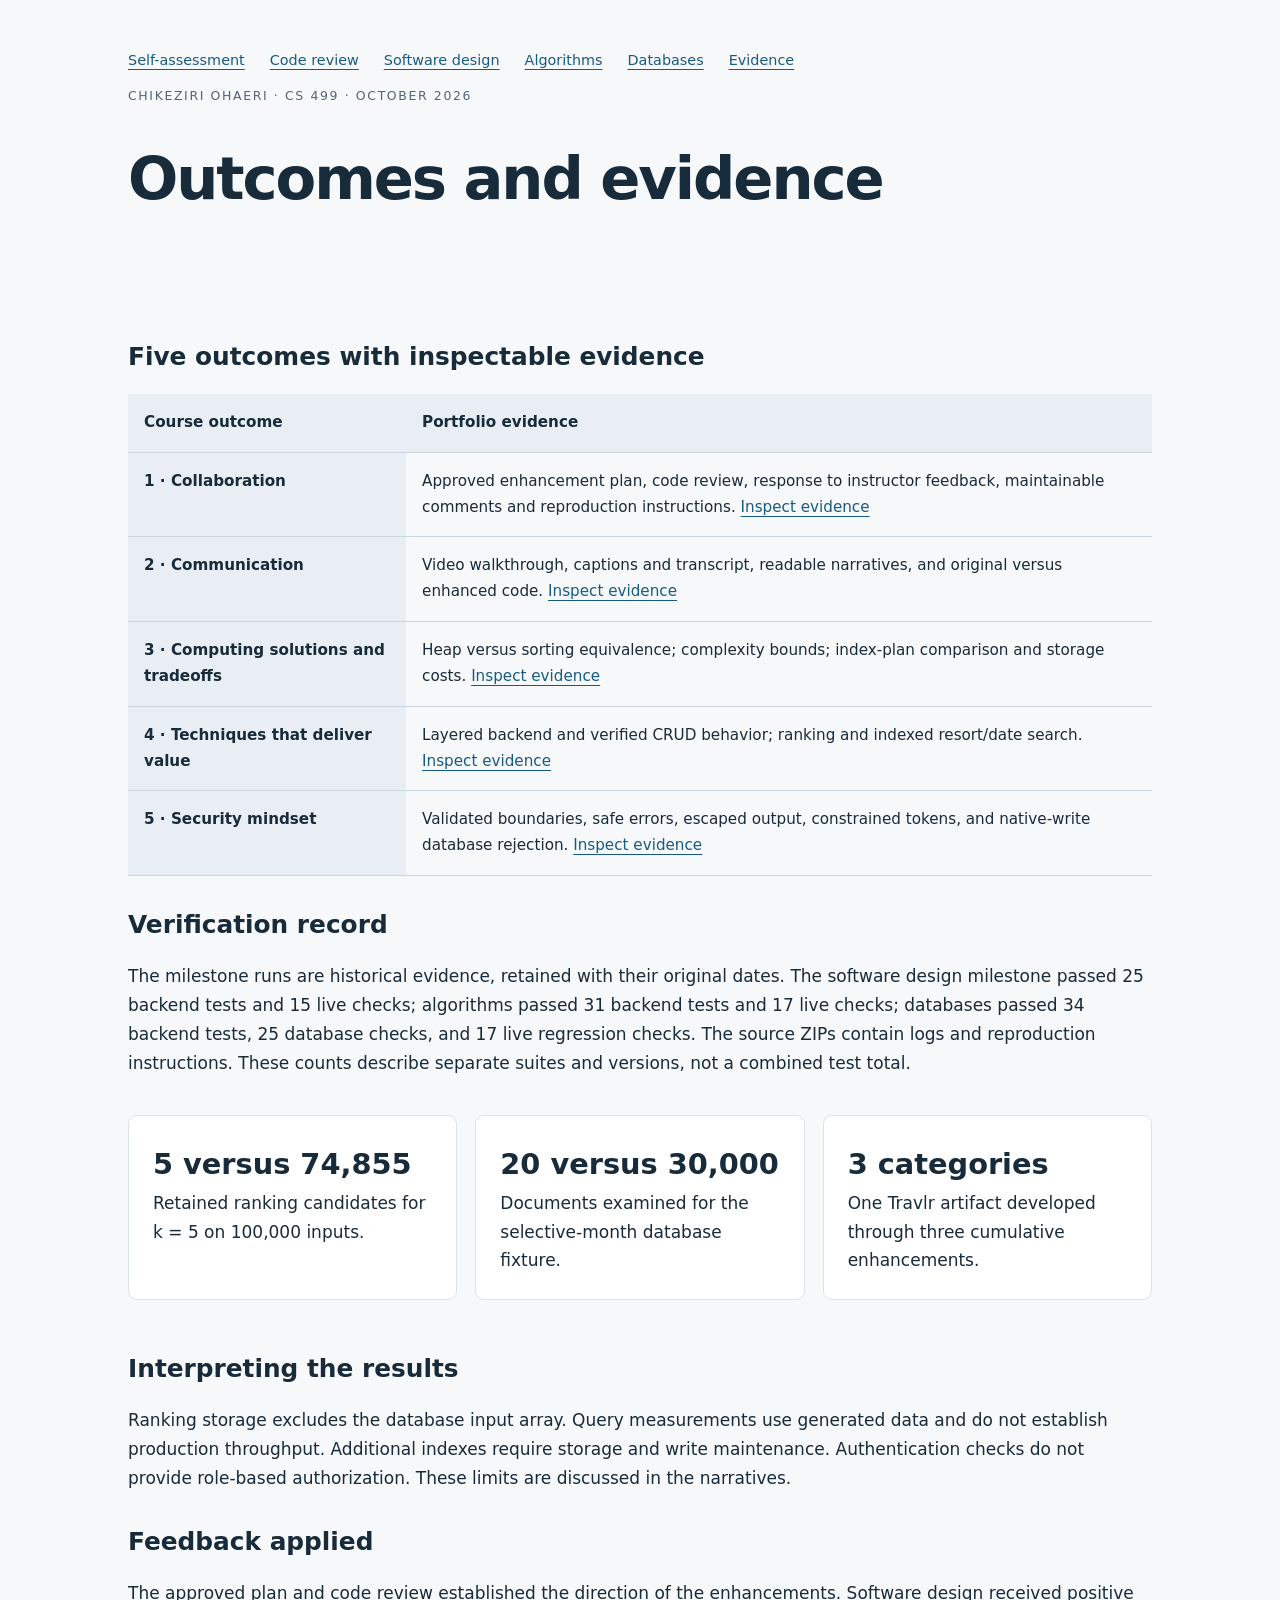
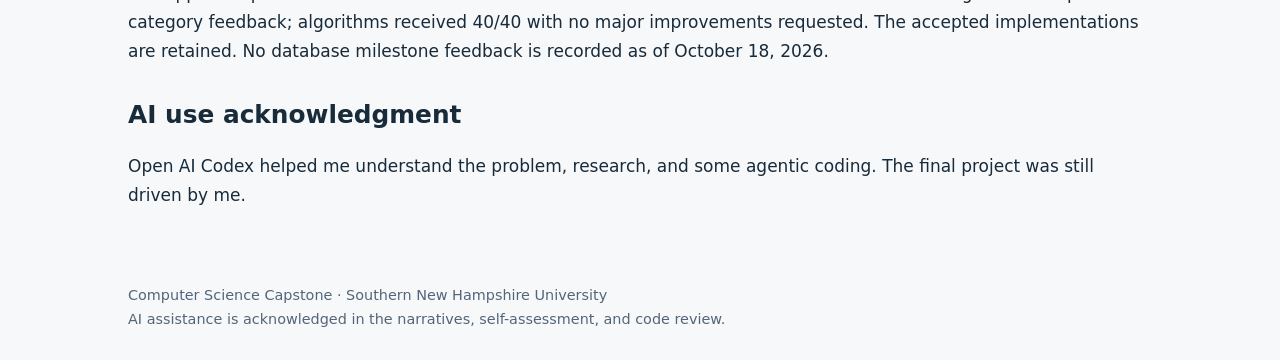
<file: evidence.html>
<!doctype html><html lang="en"><head><meta charset="utf-8"><meta name="viewport" content="width=device-width, initial-scale=1"><meta name="description" content="Chikeziri Ohaeri computer science capstone portfolio"><title>Outcomes and evidence | Chikeziri Ohaeri</title><link rel="stylesheet" href="style.css"></head><body><a class="skip" href="#main">Skip to content</a><header><nav aria-label="Portfolio"><a href="index.html">Self-assessment</a><a href="code-review/index.html">Code review</a><a href="software-design/index.html">Software design</a><a href="algorithms/index.html">Algorithms</a><a href="databases/index.html">Databases</a><a href="evidence.html">Evidence</a></nav><p class="eyebrow">Chikeziri Ohaeri · CS 499 · October 2026</p><h1>Outcomes and evidence</h1><p class="intro"></p></header><main id="main"><h2>Five outcomes with inspectable evidence</h2><div class="table-wrap"><table><thead><tr><th>Course outcome</th><th>Portfolio evidence</th></tr></thead><tbody><tr><th scope="row">1 · Collaboration</th><td>Approved enhancement plan, code review, response to instructor feedback, maintainable comments and reproduction instructions. <a href="code-review/index.html">Inspect evidence</a></td></tr><tr><th scope="row">2 · Communication</th><td>Video walkthrough, captions and transcript, readable narratives, and original versus enhanced code. <a href="code-review/transcript.html">Inspect evidence</a></td></tr><tr><th scope="row">3 · Computing solutions and tradeoffs</th><td>Heap versus sorting equivalence; complexity bounds; index-plan comparison and storage costs. <a href="algorithms/index.html">Inspect evidence</a></td></tr><tr><th scope="row">4 · Techniques that deliver value</th><td>Layered backend and verified CRUD behavior; ranking and indexed resort/date search. <a href="software-design/index.html">Inspect evidence</a></td></tr><tr><th scope="row">5 · Security mindset</th><td>Validated boundaries, safe errors, escaped output, constrained tokens, and native-write database rejection. <a href="databases/index.html">Inspect evidence</a></td></tr></tbody></table></div><h2>Verification record</h2><p>The milestone runs are historical evidence, retained with their original dates. The software design milestone passed 25 backend tests and 15 live checks; algorithms passed 31 backend tests and 17 live checks; databases passed 34 backend tests, 25 database checks, and 17 live regression checks. The source ZIPs contain logs and reproduction instructions. These counts describe separate suites and versions, not a combined test total.</p><div class="cards"><div class="card"><span class="metric">5 versus 74,855</span>Retained ranking candidates for k = 5 on 100,000 inputs.</div><div class="card"><span class="metric">20 versus 30,000</span>Documents examined for the selective-month database fixture.</div><div class="card"><span class="metric">3 categories</span>One Travlr artifact developed through three cumulative enhancements.</div></div><h2>Interpreting the results</h2><p>Ranking storage excludes the database input array. Query measurements use generated data and do not establish production throughput. Additional indexes require storage and write maintenance. Authentication checks do not provide role-based authorization. These limits are discussed in the narratives.</p><h2>Feedback applied</h2><p>The approved plan and code review established the direction of the enhancements. Software design received positive category feedback; algorithms received 40/40 with no major improvements requested. The accepted implementations are retained. No database milestone feedback is recorded as of October 18, 2026.</p><h2>AI use acknowledgment</h2><p>Open AI Codex helped me understand the problem, research, and some agentic coding. The final project was still driven by me.</p></main><footer>Computer Science Capstone · Southern New Hampshire University<br>AI assistance is acknowledged in the narratives, self-assessment, and code review.</footer></body></html>
</file>
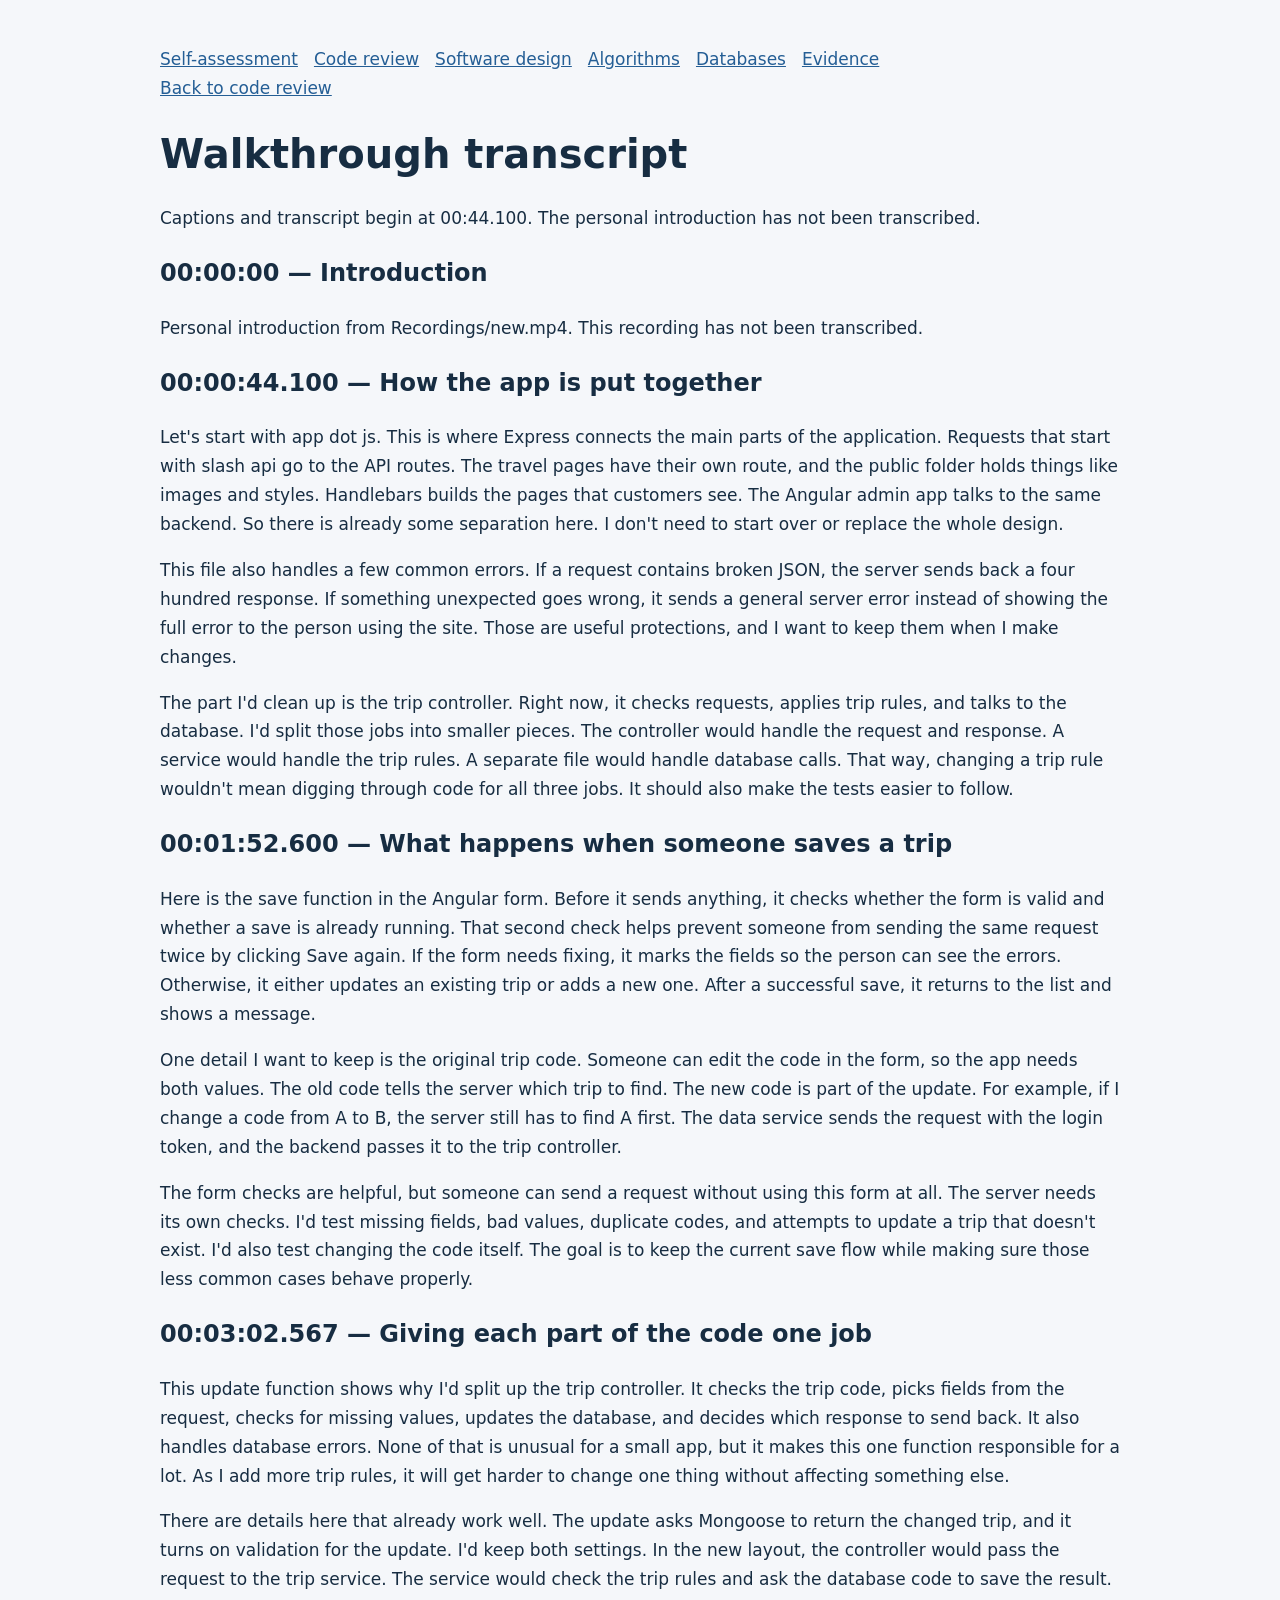
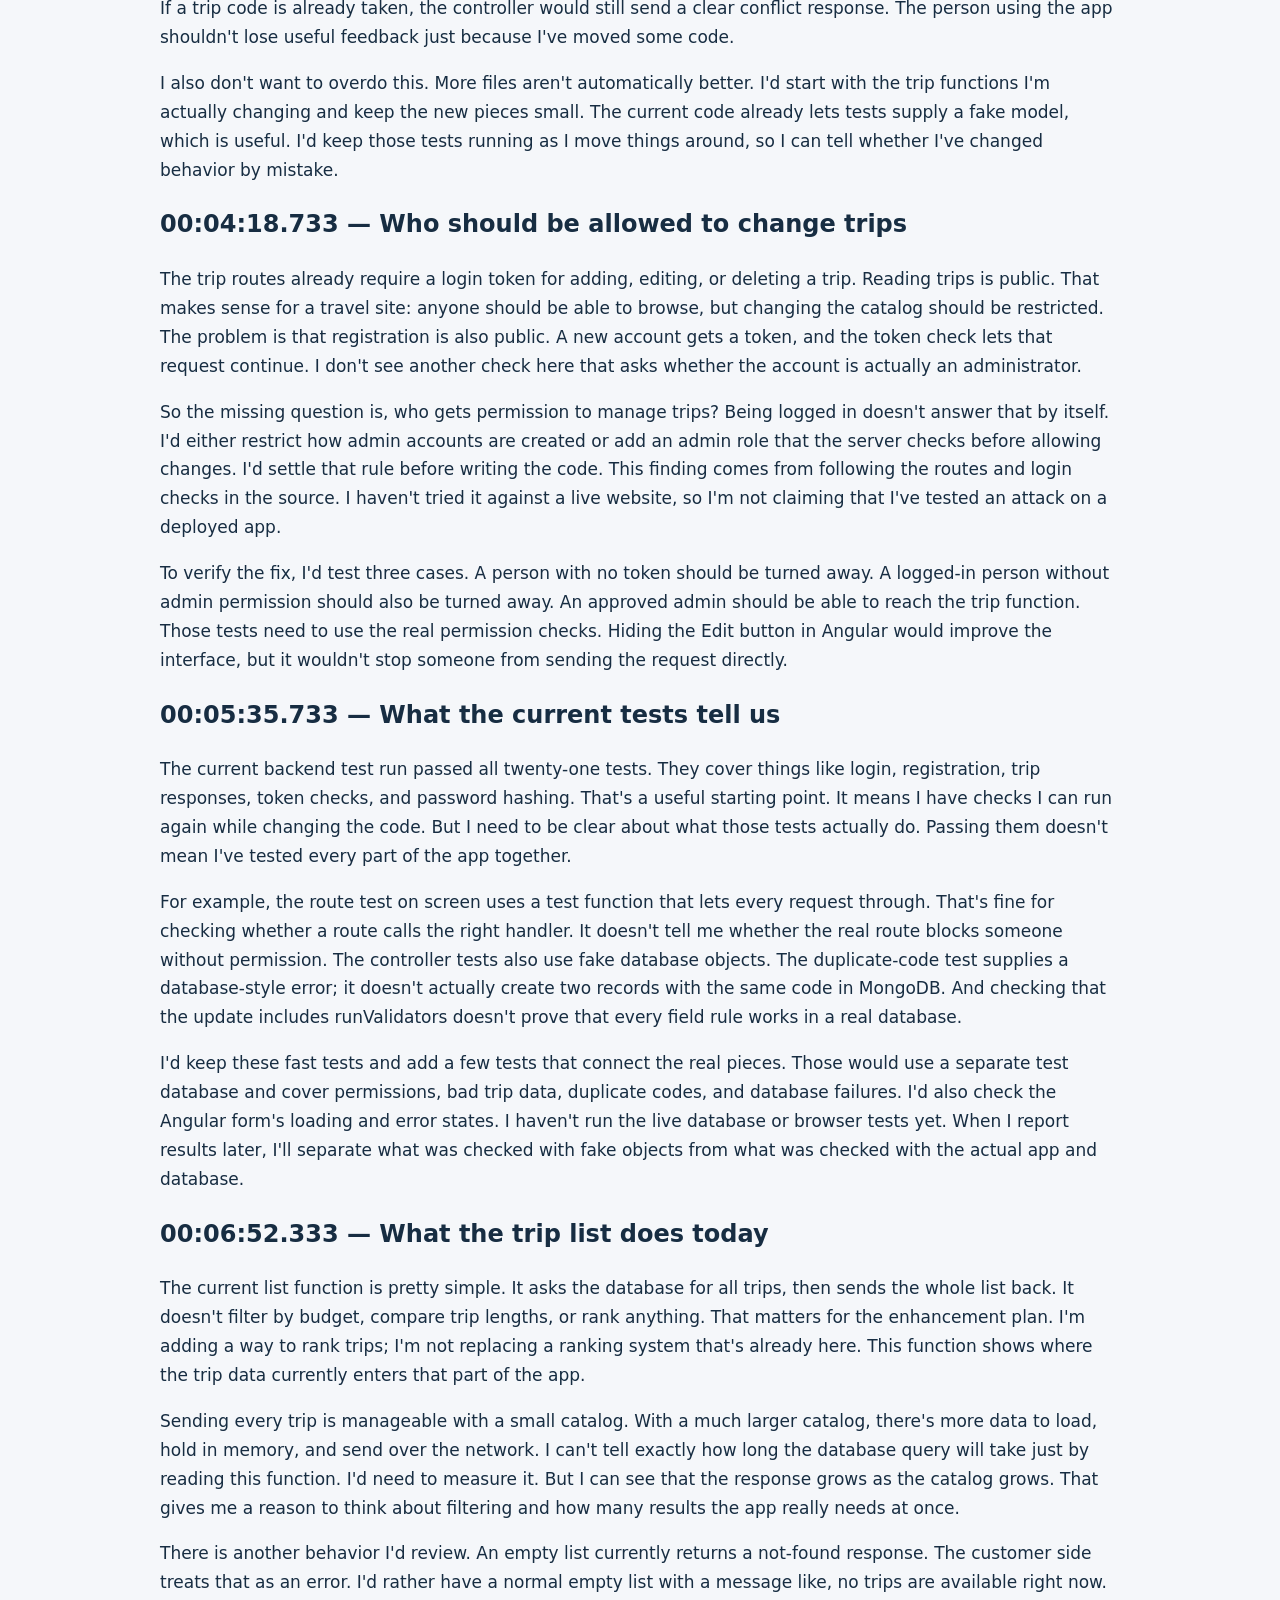
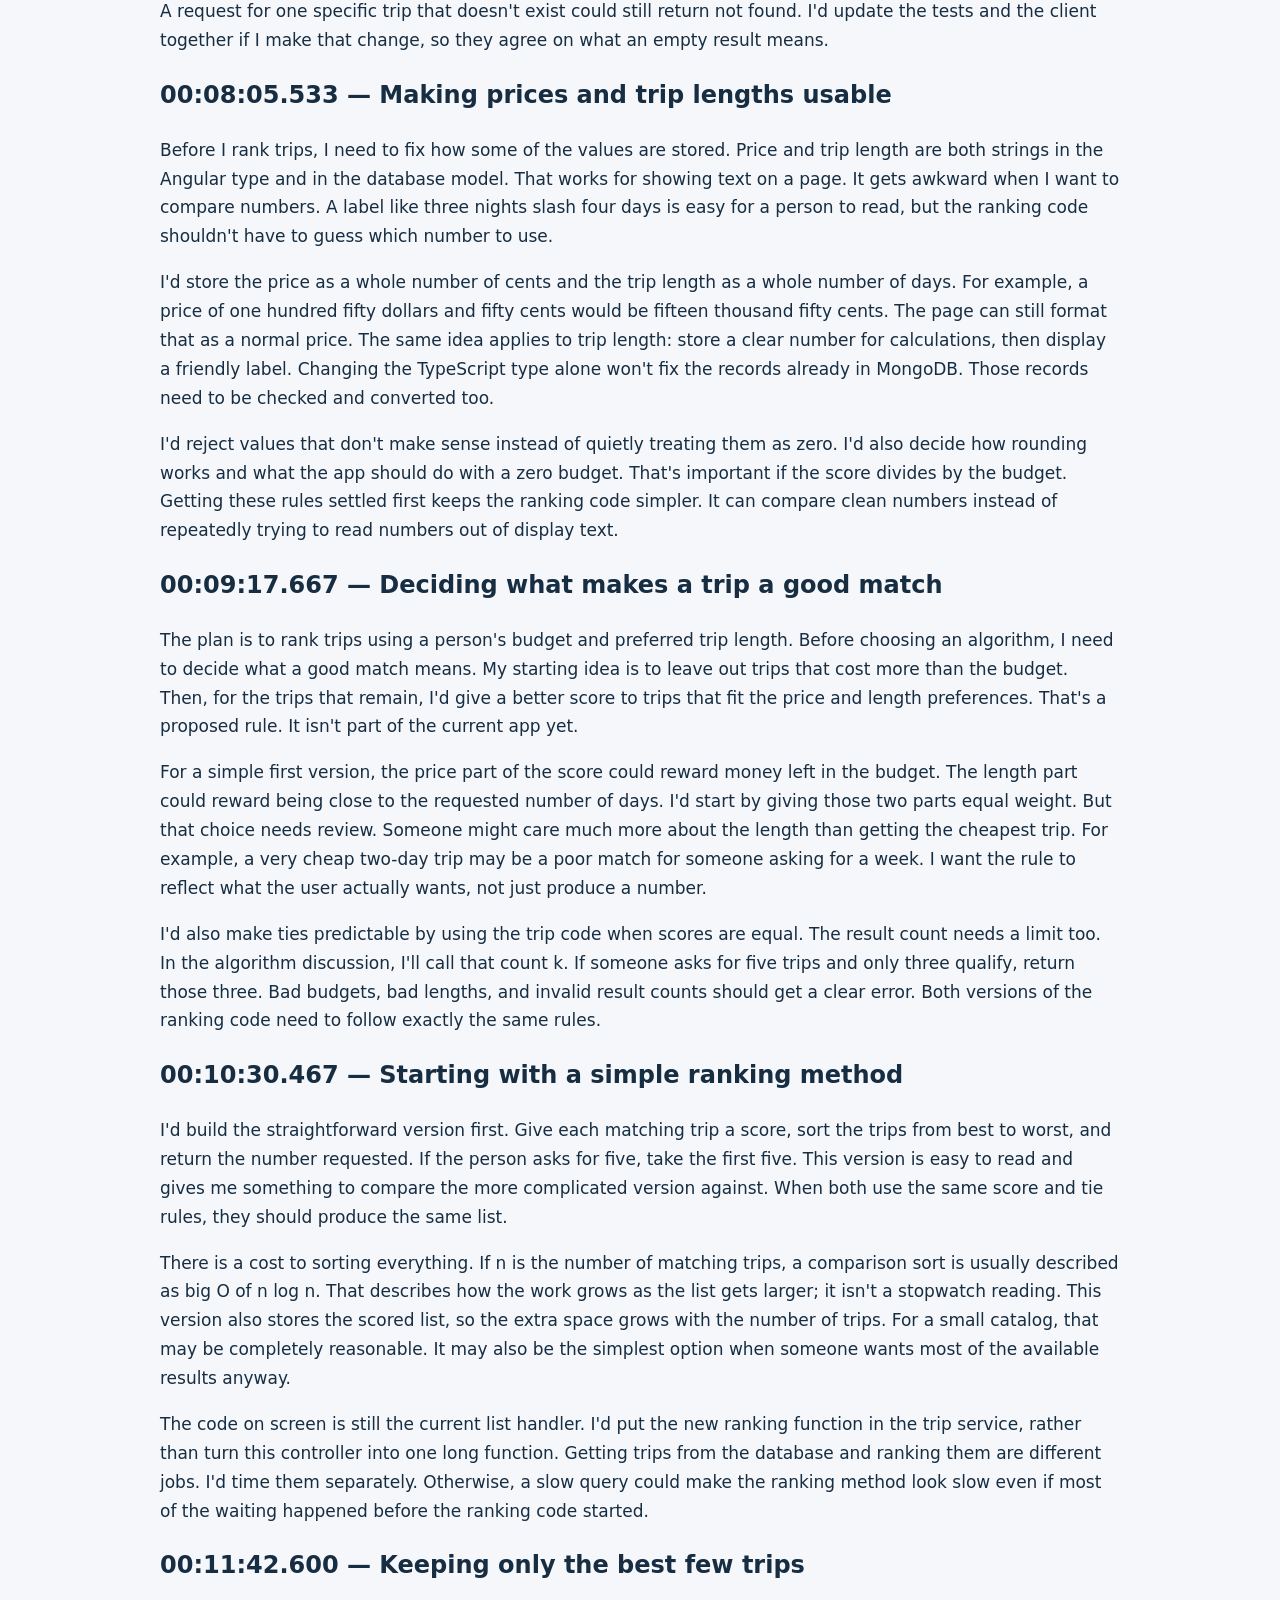
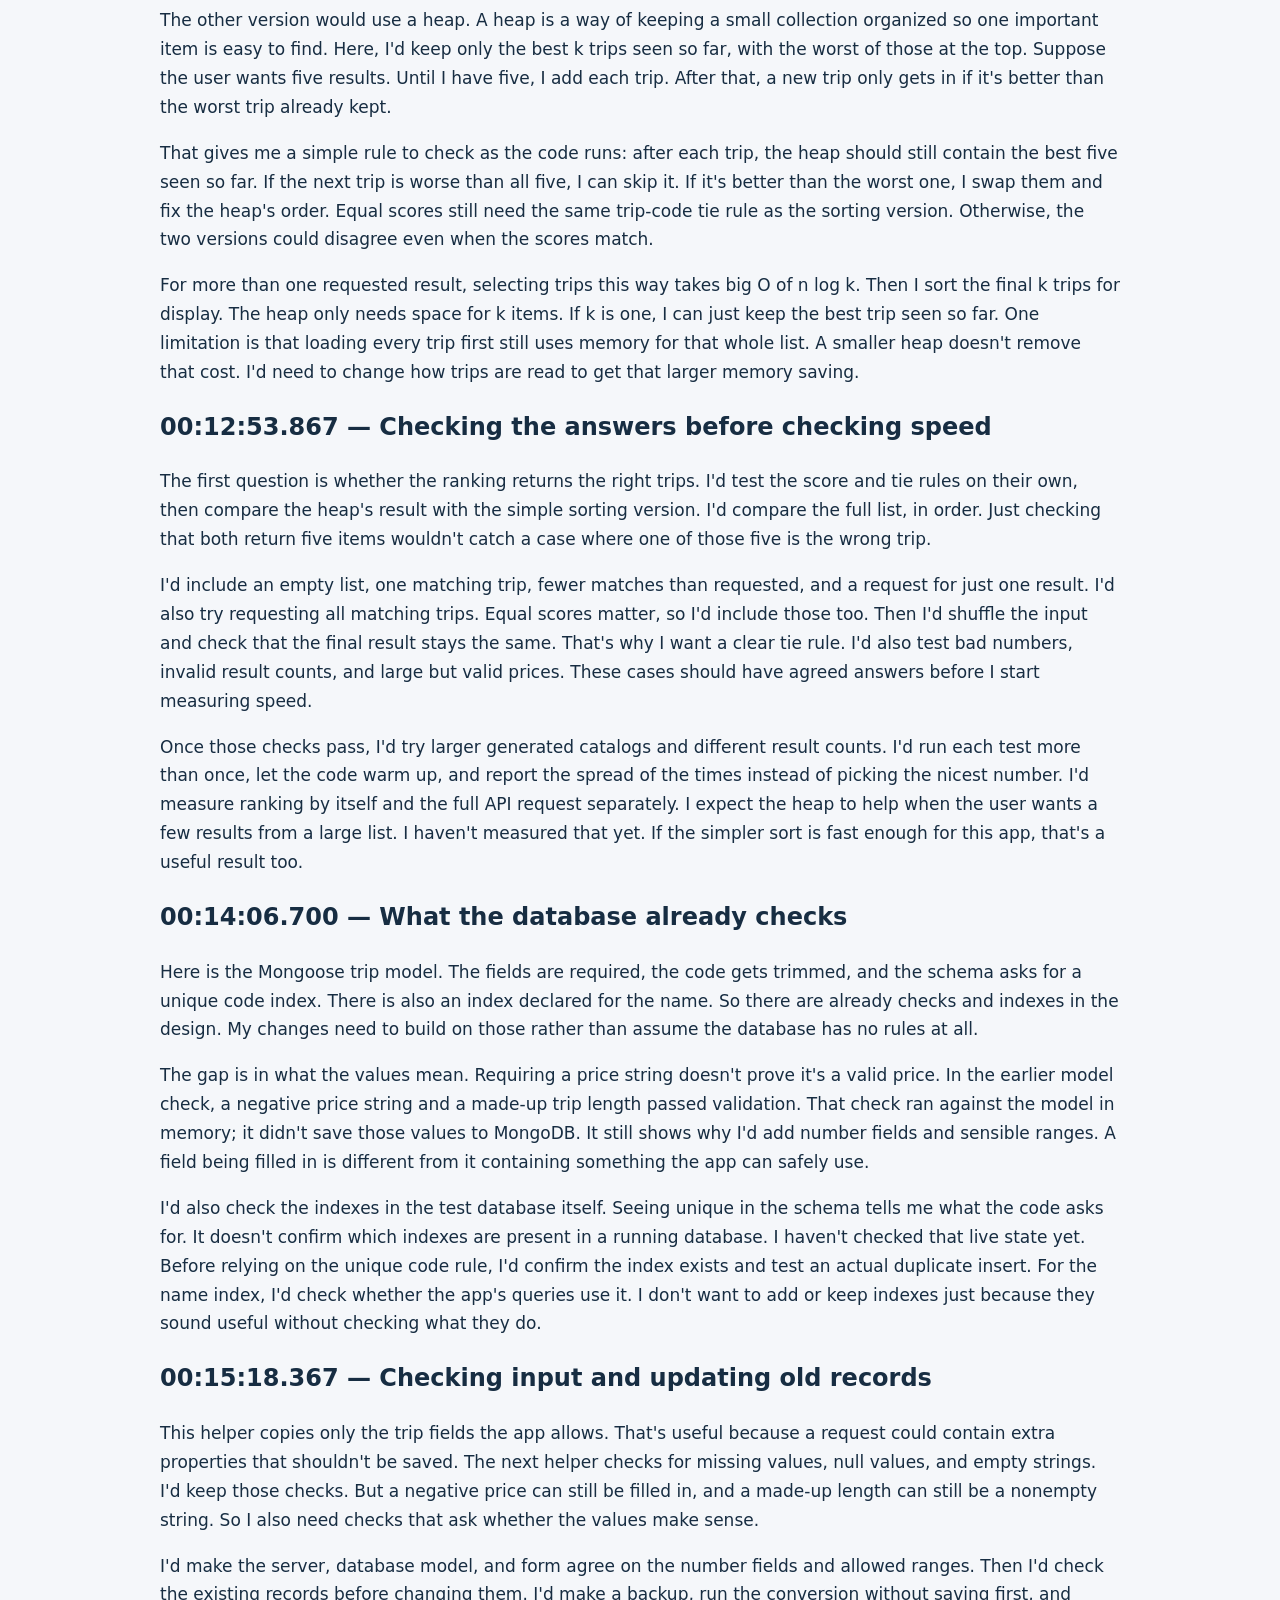
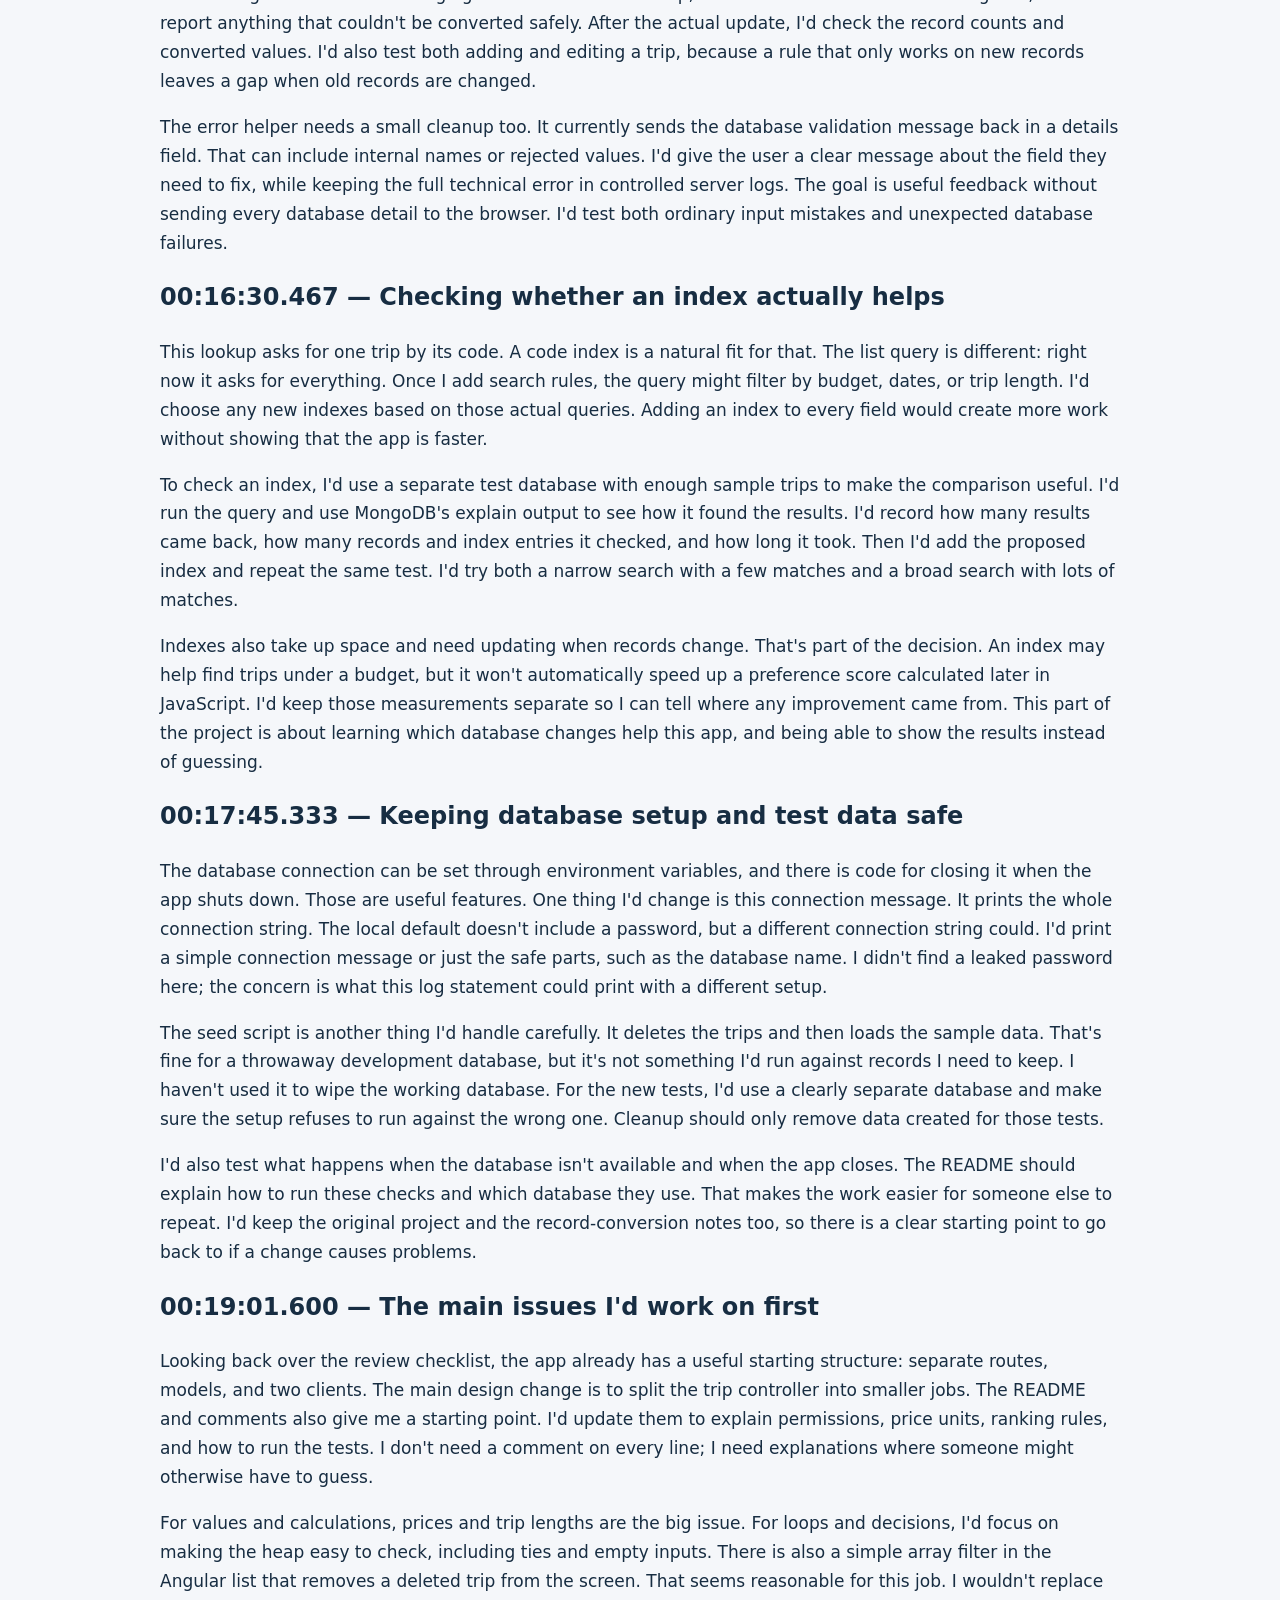
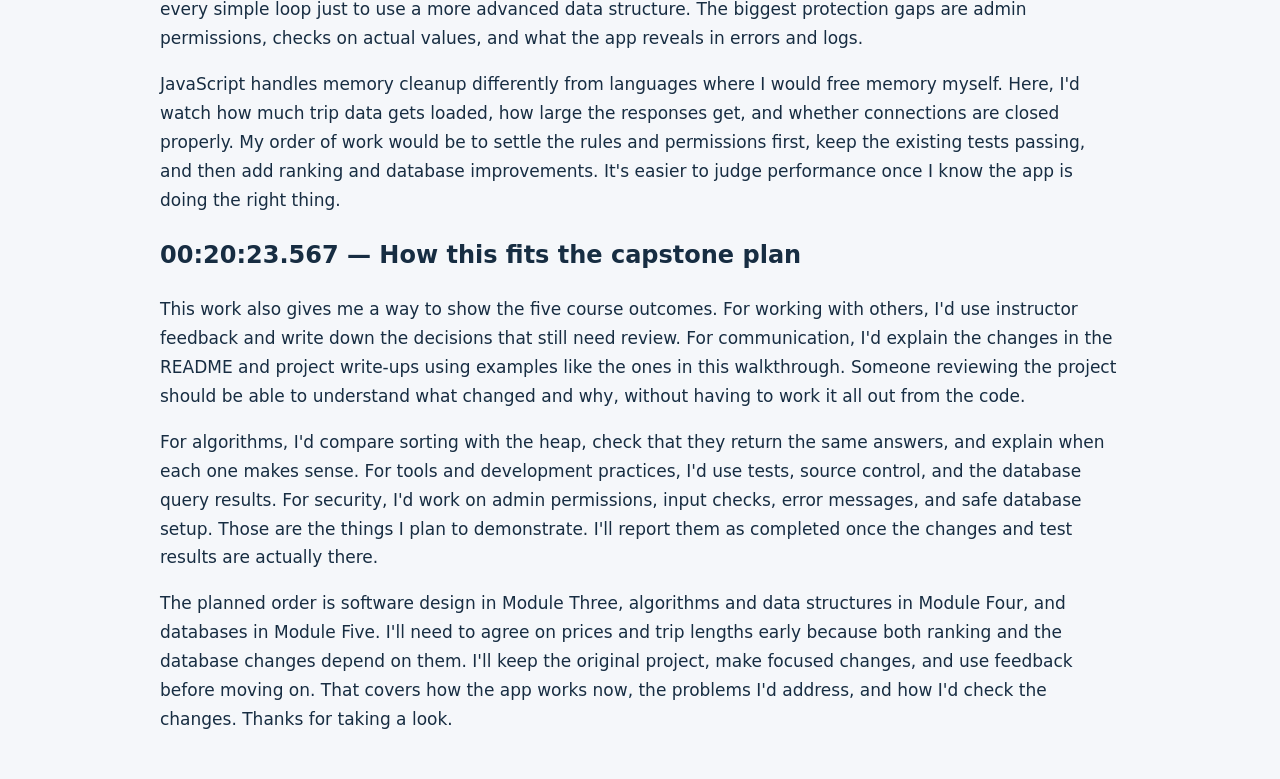
<file: code-review/transcript.html>
<!doctype html><html lang="en"><meta charset="utf-8"><meta name="viewport" content="width=device-width,initial-scale=1"><title>Code review transcript</title><style>body{max-width:960px;margin:45px auto;padding:0 24px;background:#f5f7fa;color:#172d42;font:17px/1.7 system-ui,sans-serif}h1{font-size:40px;line-height:1.2}h2{font-size:24px}a{color:#245e95}nav{display:flex;gap:16px;flex-wrap:wrap}video{width:100%;background:#111;border-radius:8px}section{background:white;padding:24px;border:1px solid #dce3e9;border-radius:10px;margin:24px 0}.note{font-size:15px;color:#4b5f70}footer{margin:35px 0;font-size:14px}</style><main><nav aria-label="Portfolio"><a href="../index.html">Self-assessment</a><a href="../code-review/index.html">Code review</a><a href="../software-design/index.html">Software design</a><a href="../algorithms/index.html">Algorithms</a><a href="../databases/index.html">Databases</a><a href="../evidence.html">Evidence</a></nav><a href="index.html">Back to code review</a><h1>Walkthrough transcript</h1><p>Captions and transcript begin at 00:44.100. The personal introduction has not been transcribed.</p><h2>00:00:00 — Introduction</h2><p>Personal introduction from Recordings/new.mp4. This recording has not been transcribed.</p><h2>00:00:44.100 — How the app is put together</h2><p>Let&#x27;s start with app dot js. This is where Express connects the main parts of the application. Requests that start with slash api go to the API routes. The travel pages have their own route, and the public folder holds things like images and styles. Handlebars builds the pages that customers see. The Angular admin app talks to the same backend. So there is already some separation here. I don&#x27;t need to start over or replace the whole design.</p><p>This file also handles a few common errors. If a request contains broken JSON, the server sends back a four hundred response. If something unexpected goes wrong, it sends a general server error instead of showing the full error to the person using the site. Those are useful protections, and I want to keep them when I make changes.</p><p>The part I&#x27;d clean up is the trip controller. Right now, it checks requests, applies trip rules, and talks to the database. I&#x27;d split those jobs into smaller pieces. The controller would handle the request and response. A service would handle the trip rules. A separate file would handle database calls. That way, changing a trip rule wouldn&#x27;t mean digging through code for all three jobs. It should also make the tests easier to follow.</p><h2>00:01:52.600 — What happens when someone saves a trip</h2><p>Here is the save function in the Angular form. Before it sends anything, it checks whether the form is valid and whether a save is already running. That second check helps prevent someone from sending the same request twice by clicking Save again. If the form needs fixing, it marks the fields so the person can see the errors. Otherwise, it either updates an existing trip or adds a new one. After a successful save, it returns to the list and shows a message.</p><p>One detail I want to keep is the original trip code. Someone can edit the code in the form, so the app needs both values. The old code tells the server which trip to find. The new code is part of the update. For example, if I change a code from A to B, the server still has to find A first. The data service sends the request with the login token, and the backend passes it to the trip controller.</p><p>The form checks are helpful, but someone can send a request without using this form at all. The server needs its own checks. I&#x27;d test missing fields, bad values, duplicate codes, and attempts to update a trip that doesn&#x27;t exist. I&#x27;d also test changing the code itself. The goal is to keep the current save flow while making sure those less common cases behave properly.</p><h2>00:03:02.567 — Giving each part of the code one job</h2><p>This update function shows why I&#x27;d split up the trip controller. It checks the trip code, picks fields from the request, checks for missing values, updates the database, and decides which response to send back. It also handles database errors. None of that is unusual for a small app, but it makes this one function responsible for a lot. As I add more trip rules, it will get harder to change one thing without affecting something else.</p><p>There are details here that already work well. The update asks Mongoose to return the changed trip, and it turns on validation for the update. I&#x27;d keep both settings. In the new layout, the controller would pass the request to the trip service. The service would check the trip rules and ask the database code to save the result. If a trip code is already taken, the controller would still send a clear conflict response. The person using the app shouldn&#x27;t lose useful feedback just because I&#x27;ve moved some code.</p><p>I also don&#x27;t want to overdo this. More files aren&#x27;t automatically better. I&#x27;d start with the trip functions I&#x27;m actually changing and keep the new pieces small. The current code already lets tests supply a fake model, which is useful. I&#x27;d keep those tests running as I move things around, so I can tell whether I&#x27;ve changed behavior by mistake.</p><h2>00:04:18.733 — Who should be allowed to change trips</h2><p>The trip routes already require a login token for adding, editing, or deleting a trip. Reading trips is public. That makes sense for a travel site: anyone should be able to browse, but changing the catalog should be restricted. The problem is that registration is also public. A new account gets a token, and the token check lets that request continue. I don&#x27;t see another check here that asks whether the account is actually an administrator.</p><p>So the missing question is, who gets permission to manage trips? Being logged in doesn&#x27;t answer that by itself. I&#x27;d either restrict how admin accounts are created or add an admin role that the server checks before allowing changes. I&#x27;d settle that rule before writing the code. This finding comes from following the routes and login checks in the source. I haven&#x27;t tried it against a live website, so I&#x27;m not claiming that I&#x27;ve tested an attack on a deployed app.</p><p>To verify the fix, I&#x27;d test three cases. A person with no token should be turned away. A logged-in person without admin permission should also be turned away. An approved admin should be able to reach the trip function. Those tests need to use the real permission checks. Hiding the Edit button in Angular would improve the interface, but it wouldn&#x27;t stop someone from sending the request directly.</p><h2>00:05:35.733 — What the current tests tell us</h2><p>The current backend test run passed all twenty-one tests. They cover things like login, registration, trip responses, token checks, and password hashing. That&#x27;s a useful starting point. It means I have checks I can run again while changing the code. But I need to be clear about what those tests actually do. Passing them doesn&#x27;t mean I&#x27;ve tested every part of the app together.</p><p>For example, the route test on screen uses a test function that lets every request through. That&#x27;s fine for checking whether a route calls the right handler. It doesn&#x27;t tell me whether the real route blocks someone without permission. The controller tests also use fake database objects. The duplicate-code test supplies a database-style error; it doesn&#x27;t actually create two records with the same code in MongoDB. And checking that the update includes runValidators doesn&#x27;t prove that every field rule works in a real database.</p><p>I&#x27;d keep these fast tests and add a few tests that connect the real pieces. Those would use a separate test database and cover permissions, bad trip data, duplicate codes, and database failures. I&#x27;d also check the Angular form&#x27;s loading and error states. I haven&#x27;t run the live database or browser tests yet. When I report results later, I&#x27;ll separate what was checked with fake objects from what was checked with the actual app and database.</p><h2>00:06:52.333 — What the trip list does today</h2><p>The current list function is pretty simple. It asks the database for all trips, then sends the whole list back. It doesn&#x27;t filter by budget, compare trip lengths, or rank anything. That matters for the enhancement plan. I&#x27;m adding a way to rank trips; I&#x27;m not replacing a ranking system that&#x27;s already here. This function shows where the trip data currently enters that part of the app.</p><p>Sending every trip is manageable with a small catalog. With a much larger catalog, there&#x27;s more data to load, hold in memory, and send over the network. I can&#x27;t tell exactly how long the database query will take just by reading this function. I&#x27;d need to measure it. But I can see that the response grows as the catalog grows. That gives me a reason to think about filtering and how many results the app really needs at once.</p><p>There is another behavior I&#x27;d review. An empty list currently returns a not-found response. The customer side treats that as an error. I&#x27;d rather have a normal empty list with a message like, no trips are available right now. A request for one specific trip that doesn&#x27;t exist could still return not found. I&#x27;d update the tests and the client together if I make that change, so they agree on what an empty result means.</p><h2>00:08:05.533 — Making prices and trip lengths usable</h2><p>Before I rank trips, I need to fix how some of the values are stored. Price and trip length are both strings in the Angular type and in the database model. That works for showing text on a page. It gets awkward when I want to compare numbers. A label like three nights slash four days is easy for a person to read, but the ranking code shouldn&#x27;t have to guess which number to use.</p><p>I&#x27;d store the price as a whole number of cents and the trip length as a whole number of days. For example, a price of one hundred fifty dollars and fifty cents would be fifteen thousand fifty cents. The page can still format that as a normal price. The same idea applies to trip length: store a clear number for calculations, then display a friendly label. Changing the TypeScript type alone won&#x27;t fix the records already in MongoDB. Those records need to be checked and converted too.</p><p>I&#x27;d reject values that don&#x27;t make sense instead of quietly treating them as zero. I&#x27;d also decide how rounding works and what the app should do with a zero budget. That&#x27;s important if the score divides by the budget. Getting these rules settled first keeps the ranking code simpler. It can compare clean numbers instead of repeatedly trying to read numbers out of display text.</p><h2>00:09:17.667 — Deciding what makes a trip a good match</h2><p>The plan is to rank trips using a person&#x27;s budget and preferred trip length. Before choosing an algorithm, I need to decide what a good match means. My starting idea is to leave out trips that cost more than the budget. Then, for the trips that remain, I&#x27;d give a better score to trips that fit the price and length preferences. That&#x27;s a proposed rule. It isn&#x27;t part of the current app yet.</p><p>For a simple first version, the price part of the score could reward money left in the budget. The length part could reward being close to the requested number of days. I&#x27;d start by giving those two parts equal weight. But that choice needs review. Someone might care much more about the length than getting the cheapest trip. For example, a very cheap two-day trip may be a poor match for someone asking for a week. I want the rule to reflect what the user actually wants, not just produce a number.</p><p>I&#x27;d also make ties predictable by using the trip code when scores are equal. The result count needs a limit too. In the algorithm discussion, I&#x27;ll call that count k. If someone asks for five trips and only three qualify, return those three. Bad budgets, bad lengths, and invalid result counts should get a clear error. Both versions of the ranking code need to follow exactly the same rules.</p><h2>00:10:30.467 — Starting with a simple ranking method</h2><p>I&#x27;d build the straightforward version first. Give each matching trip a score, sort the trips from best to worst, and return the number requested. If the person asks for five, take the first five. This version is easy to read and gives me something to compare the more complicated version against. When both use the same score and tie rules, they should produce the same list.</p><p>There is a cost to sorting everything. If n is the number of matching trips, a comparison sort is usually described as big O of n log n. That describes how the work grows as the list gets larger; it isn&#x27;t a stopwatch reading. This version also stores the scored list, so the extra space grows with the number of trips. For a small catalog, that may be completely reasonable. It may also be the simplest option when someone wants most of the available results anyway.</p><p>The code on screen is still the current list handler. I&#x27;d put the new ranking function in the trip service, rather than turn this controller into one long function. Getting trips from the database and ranking them are different jobs. I&#x27;d time them separately. Otherwise, a slow query could make the ranking method look slow even if most of the waiting happened before the ranking code started.</p><h2>00:11:42.600 — Keeping only the best few trips</h2><p>The other version would use a heap. A heap is a way of keeping a small collection organized so one important item is easy to find. Here, I&#x27;d keep only the best k trips seen so far, with the worst of those at the top. Suppose the user wants five results. Until I have five, I add each trip. After that, a new trip only gets in if it&#x27;s better than the worst trip already kept.</p><p>That gives me a simple rule to check as the code runs: after each trip, the heap should still contain the best five seen so far. If the next trip is worse than all five, I can skip it. If it&#x27;s better than the worst one, I swap them and fix the heap&#x27;s order. Equal scores still need the same trip-code tie rule as the sorting version. Otherwise, the two versions could disagree even when the scores match.</p><p>For more than one requested result, selecting trips this way takes big O of n log k. Then I sort the final k trips for display. The heap only needs space for k items. If k is one, I can just keep the best trip seen so far. One limitation is that loading every trip first still uses memory for that whole list. A smaller heap doesn&#x27;t remove that cost. I&#x27;d need to change how trips are read to get that larger memory saving.</p><h2>00:12:53.867 — Checking the answers before checking speed</h2><p>The first question is whether the ranking returns the right trips. I&#x27;d test the score and tie rules on their own, then compare the heap&#x27;s result with the simple sorting version. I&#x27;d compare the full list, in order. Just checking that both return five items wouldn&#x27;t catch a case where one of those five is the wrong trip.</p><p>I&#x27;d include an empty list, one matching trip, fewer matches than requested, and a request for just one result. I&#x27;d also try requesting all matching trips. Equal scores matter, so I&#x27;d include those too. Then I&#x27;d shuffle the input and check that the final result stays the same. That&#x27;s why I want a clear tie rule. I&#x27;d also test bad numbers, invalid result counts, and large but valid prices. These cases should have agreed answers before I start measuring speed.</p><p>Once those checks pass, I&#x27;d try larger generated catalogs and different result counts. I&#x27;d run each test more than once, let the code warm up, and report the spread of the times instead of picking the nicest number. I&#x27;d measure ranking by itself and the full API request separately. I expect the heap to help when the user wants a few results from a large list. I haven&#x27;t measured that yet. If the simpler sort is fast enough for this app, that&#x27;s a useful result too.</p><h2>00:14:06.700 — What the database already checks</h2><p>Here is the Mongoose trip model. The fields are required, the code gets trimmed, and the schema asks for a unique code index. There is also an index declared for the name. So there are already checks and indexes in the design. My changes need to build on those rather than assume the database has no rules at all.</p><p>The gap is in what the values mean. Requiring a price string doesn&#x27;t prove it&#x27;s a valid price. In the earlier model check, a negative price string and a made-up trip length passed validation. That check ran against the model in memory; it didn&#x27;t save those values to MongoDB. It still shows why I&#x27;d add number fields and sensible ranges. A field being filled in is different from it containing something the app can safely use.</p><p>I&#x27;d also check the indexes in the test database itself. Seeing unique in the schema tells me what the code asks for. It doesn&#x27;t confirm which indexes are present in a running database. I haven&#x27;t checked that live state yet. Before relying on the unique code rule, I&#x27;d confirm the index exists and test an actual duplicate insert. For the name index, I&#x27;d check whether the app&#x27;s queries use it. I don&#x27;t want to add or keep indexes just because they sound useful without checking what they do.</p><h2>00:15:18.367 — Checking input and updating old records</h2><p>This helper copies only the trip fields the app allows. That&#x27;s useful because a request could contain extra properties that shouldn&#x27;t be saved. The next helper checks for missing values, null values, and empty strings. I&#x27;d keep those checks. But a negative price can still be filled in, and a made-up length can still be a nonempty string. So I also need checks that ask whether the values make sense.</p><p>I&#x27;d make the server, database model, and form agree on the number fields and allowed ranges. Then I&#x27;d check the existing records before changing them. I&#x27;d make a backup, run the conversion without saving first, and report anything that couldn&#x27;t be converted safely. After the actual update, I&#x27;d check the record counts and converted values. I&#x27;d also test both adding and editing a trip, because a rule that only works on new records leaves a gap when old records are changed.</p><p>The error helper needs a small cleanup too. It currently sends the database validation message back in a details field. That can include internal names or rejected values. I&#x27;d give the user a clear message about the field they need to fix, while keeping the full technical error in controlled server logs. The goal is useful feedback without sending every database detail to the browser. I&#x27;d test both ordinary input mistakes and unexpected database failures.</p><h2>00:16:30.467 — Checking whether an index actually helps</h2><p>This lookup asks for one trip by its code. A code index is a natural fit for that. The list query is different: right now it asks for everything. Once I add search rules, the query might filter by budget, dates, or trip length. I&#x27;d choose any new indexes based on those actual queries. Adding an index to every field would create more work without showing that the app is faster.</p><p>To check an index, I&#x27;d use a separate test database with enough sample trips to make the comparison useful. I&#x27;d run the query and use MongoDB&#x27;s explain output to see how it found the results. I&#x27;d record how many results came back, how many records and index entries it checked, and how long it took. Then I&#x27;d add the proposed index and repeat the same test. I&#x27;d try both a narrow search with a few matches and a broad search with lots of matches.</p><p>Indexes also take up space and need updating when records change. That&#x27;s part of the decision. An index may help find trips under a budget, but it won&#x27;t automatically speed up a preference score calculated later in JavaScript. I&#x27;d keep those measurements separate so I can tell where any improvement came from. This part of the project is about learning which database changes help this app, and being able to show the results instead of guessing.</p><h2>00:17:45.333 — Keeping database setup and test data safe</h2><p>The database connection can be set through environment variables, and there is code for closing it when the app shuts down. Those are useful features. One thing I&#x27;d change is this connection message. It prints the whole connection string. The local default doesn&#x27;t include a password, but a different connection string could. I&#x27;d print a simple connection message or just the safe parts, such as the database name. I didn&#x27;t find a leaked password here; the concern is what this log statement could print with a different setup.</p><p>The seed script is another thing I&#x27;d handle carefully. It deletes the trips and then loads the sample data. That&#x27;s fine for a throwaway development database, but it&#x27;s not something I&#x27;d run against records I need to keep. I haven&#x27;t used it to wipe the working database. For the new tests, I&#x27;d use a clearly separate database and make sure the setup refuses to run against the wrong one. Cleanup should only remove data created for those tests.</p><p>I&#x27;d also test what happens when the database isn&#x27;t available and when the app closes. The README should explain how to run these checks and which database they use. That makes the work easier for someone else to repeat. I&#x27;d keep the original project and the record-conversion notes too, so there is a clear starting point to go back to if a change causes problems.</p><h2>00:19:01.600 — The main issues I&#x27;d work on first</h2><p>Looking back over the review checklist, the app already has a useful starting structure: separate routes, models, and two clients. The main design change is to split the trip controller into smaller jobs. The README and comments also give me a starting point. I&#x27;d update them to explain permissions, price units, ranking rules, and how to run the tests. I don&#x27;t need a comment on every line; I need explanations where someone might otherwise have to guess.</p><p>For values and calculations, prices and trip lengths are the big issue. For loops and decisions, I&#x27;d focus on making the heap easy to check, including ties and empty inputs. There is also a simple array filter in the Angular list that removes a deleted trip from the screen. That seems reasonable for this job. I wouldn&#x27;t replace every simple loop just to use a more advanced data structure. The biggest protection gaps are admin permissions, checks on actual values, and what the app reveals in errors and logs.</p><p>JavaScript handles memory cleanup differently from languages where I would free memory myself. Here, I&#x27;d watch how much trip data gets loaded, how large the responses get, and whether connections are closed properly. My order of work would be to settle the rules and permissions first, keep the existing tests passing, and then add ranking and database improvements. It&#x27;s easier to judge performance once I know the app is doing the right thing.</p><h2>00:20:23.567 — How this fits the capstone plan</h2><p>This work also gives me a way to show the five course outcomes. For working with others, I&#x27;d use instructor feedback and write down the decisions that still need review. For communication, I&#x27;d explain the changes in the README and project write-ups using examples like the ones in this walkthrough. Someone reviewing the project should be able to understand what changed and why, without having to work it all out from the code.</p><p>For algorithms, I&#x27;d compare sorting with the heap, check that they return the same answers, and explain when each one makes sense. For tools and development practices, I&#x27;d use tests, source control, and the database query results. For security, I&#x27;d work on admin permissions, input checks, error messages, and safe database setup. Those are the things I plan to demonstrate. I&#x27;ll report them as completed once the changes and test results are actually there.</p><p>The planned order is software design in Module Three, algorithms and data structures in Module Four, and databases in Module Five. I&#x27;ll need to agree on prices and trip lengths early because both ranking and the database changes depend on them. I&#x27;ll keep the original project, make focused changes, and use feedback before moving on. That covers how the app works now, the problems I&#x27;d address, and how I&#x27;d check the changes. Thanks for taking a look.
</p></main></html>
</file>
<file: style.css>
*{box-sizing:border-box}html{scroll-behavior:smooth}body{margin:0;background:#f7f8fa;color:#182b3a;font:17px/1.7 system-ui,sans-serif}header,main,footer{max-width:1080px;margin:auto;padding:28px}header{padding-top:48px}h1{font-size:clamp(2rem,5vw,3.7rem);line-height:1.12;letter-spacing:-.035em;max-width:900px}h2{font-size:1.55rem;line-height:1.35;margin-top:2rem}h3{font-size:1.1rem}a{color:#175b83;text-underline-offset:4px}nav{display:flex;flex-wrap:wrap;gap:12px 25px}nav a{font-size:.9rem}.eyebrow{font-size:.78rem;letter-spacing:.13em;text-transform:uppercase;color:#526579}.intro{font-size:1.2rem;max-width:760px}article p{max-width:80ch}.cards{display:grid;grid-template-columns:repeat(3,1fr);gap:18px}.card,.downloads{background:white;border:1px solid #dce3e9;border-radius:9px;padding:24px;margin:20px 0}.card h2{margin-top:0}.metric{font-size:1.8rem;font-weight:650;display:block}.muted,footer{color:#526579;font-size:.9rem}pre{overflow:auto;background:#142736;color:#f0f6fa;padding:20px;font:14px/1.6 Consolas,monospace;max-height:600px;border-radius:6px}summary{cursor:pointer;font-weight:650;padding:14px 0}video,img{width:100%;height:auto}table{border-collapse:collapse;width:100%;font-size:.95rem}td,th{padding:16px;text-align:left;border-bottom:1px solid #ccd6df;vertical-align:top}th{background:#e8eef3}.table-wrap{overflow-x:auto}:focus-visible{outline:3px solid #bc6500;outline-offset:4px}.skip{position:absolute;top:-100px}.skip:focus{top:0;background:white;padding:10px}@media(max-width:700px){.cards{grid-template-columns:1fr}header,main,footer{padding:20px}nav{gap:10px 16px}td,th{padding:10px}}
</file>
